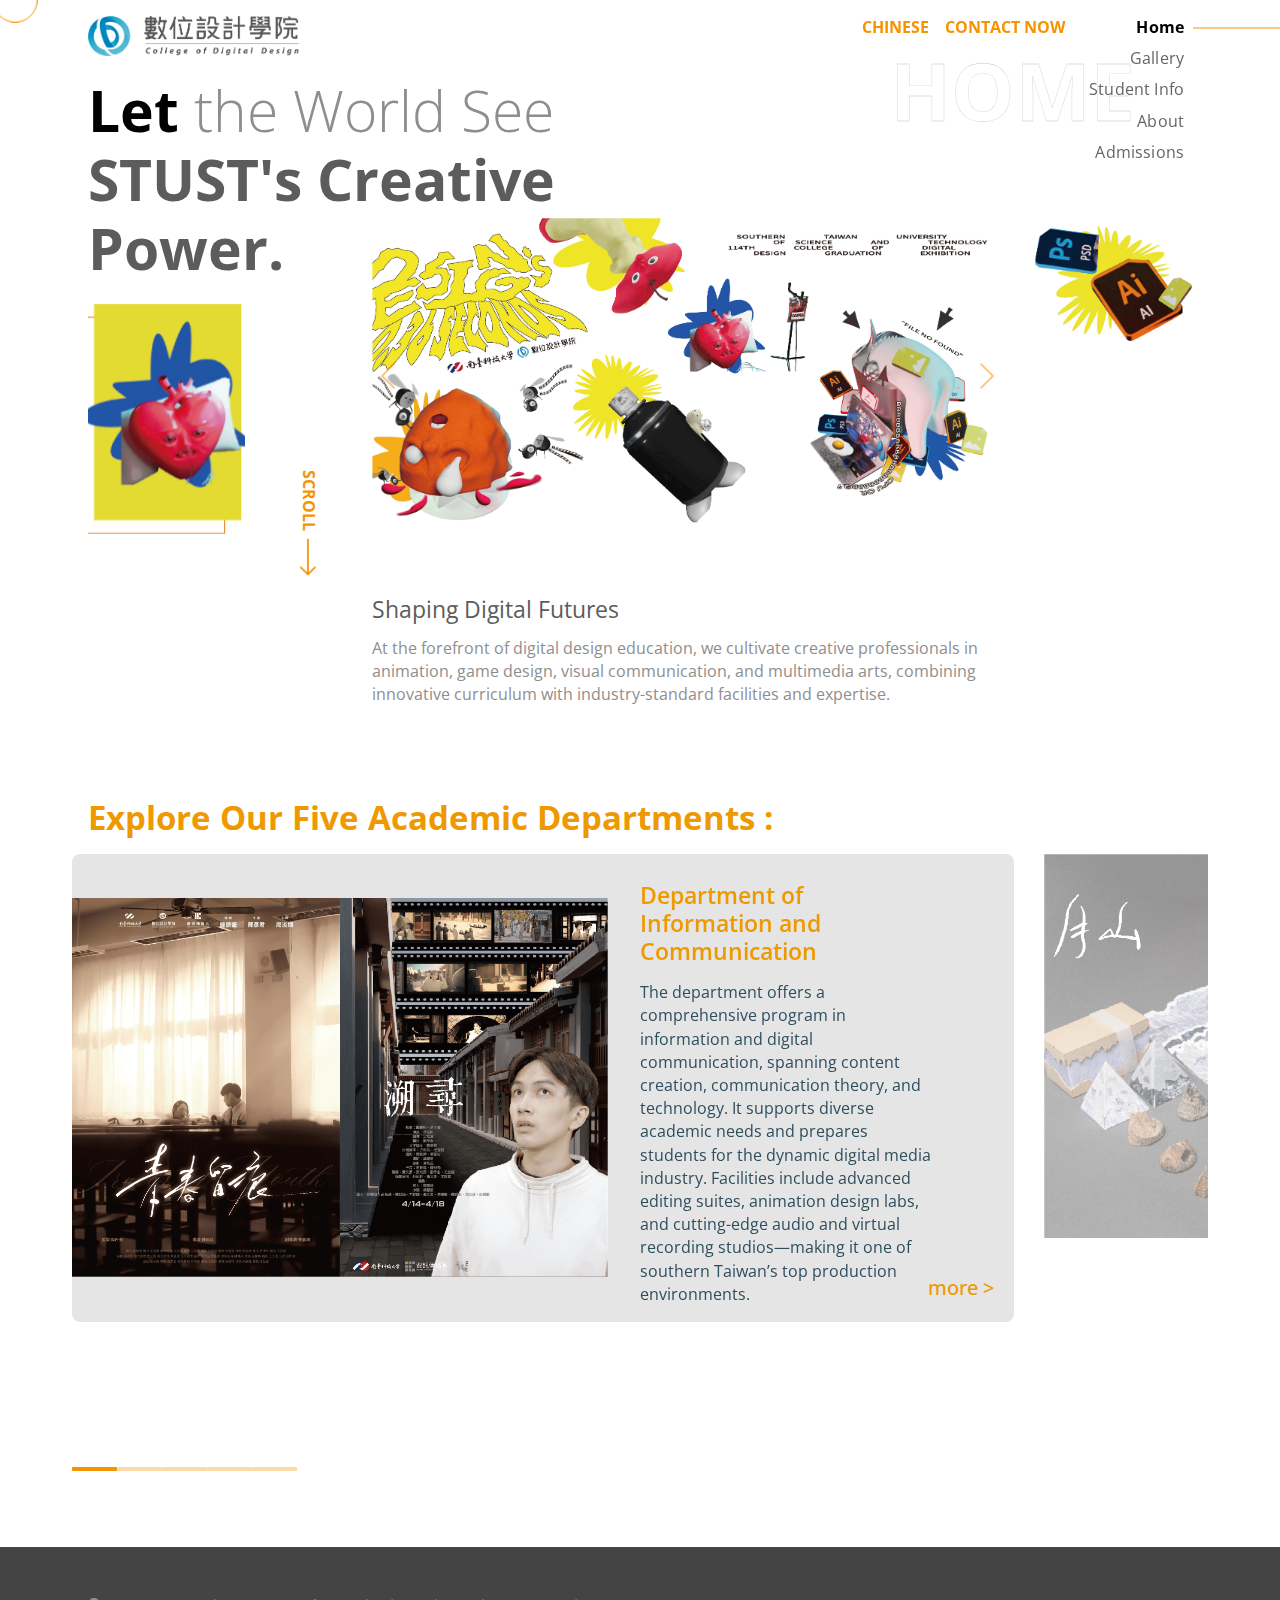
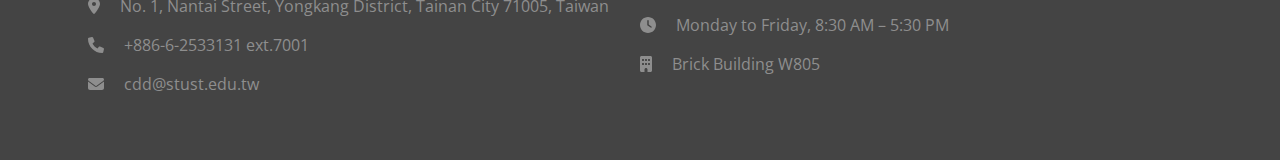
<file: public/index.html>
<!DOCTYPE html>
<html lang="en-US" dir="ltr">

  <head>
    <meta charset="utf-8">
    <meta http-equiv="X-UA-Compatible" content="IE=edge">
    <meta name="viewport" content="width=device-width, initial-scale=1">


    <!-- ===============================================-->
    <!--    Document Title-->
    <!-- ===============================================-->
    <title>STUST | College of Digital Design</title>


    <!-- ===============================================-->
    <!--    Favicons-->
    <!-- ===============================================-->
    <link rel="apple-touch-icon" sizes="180x180" href="assets/img/favicons/180x180.png">
    <link rel="icon" type="image/png" sizes="32x32" href="assets/img/favicons/32x32.png">
    <link rel="icon" type="image/png" sizes="16x16" href="assets/img/favicons/16x16.png">
    <link rel="manifest" href="assets/img/favicons/manifest.json">
    <meta name="msapplication-TileImage" content="assets/img/favicons/mstile-150x150.png">
    <meta name="theme-color" content="#ffffff">


    <!-- ===============================================-->
    <!--    Stylesheets-->
    <!-- ===============================================-->
    <link rel="preconnect" href="https://fonts.gstatic.com">
    <link href="https://fonts.googleapis.com/css2?family=Open+Sans:wght@300;400;500;600;700;800&amp;display=swap" rel="stylesheet">
    <link href="vendors/prism/prism.css" rel="stylesheet">
    <link href="vendors/swiper/swiper-bundle.min.css" rel="stylesheet">
    <link href="assets/css/theme.css" rel="stylesheet" />
    <link href="assets/css/user.css" rel="stylesheet" />

  </head>


  <body>

    <!-- ===============================================-->
    <!--    Main Content-->
    <!-- ===============================================-->
    <main class="main" id="top">
      <div class="cursor-outer d-none d-md-block"></div>
      <nav class="navbar navbar-light py-3 px-0 overflow-hidden">
        <div class="container px-md-5">
          <div class="row w-100 g-0 justify-content-between">
            <div class="col-8">
              <div class="d-inline-block"><a class="navbar-brand pt-0 fs-3 text-black d-flex align-items-center" href="index.html"><img class="img-fluid navbar-logo" src="assets/img/icons/logo.png" alt="導覽列logo" /></a></div>
            </div>
            <div class="col-4 d-lg-none text-end pe-0">
              <button class="btn p-0 shadow-none text-black fs-2 d-inline-block" data-bs-toggle="offcanvas" data-bs-target="#navbarOffcanvas" aria-controls="navbarOffcanvas" aria-expanded="false" aria-label="Toggle offcanvas navigation"><span class="menu-bar"></span></button>
            </div>
            <div class="offcanvas offcanvas-end px-0" id="navbarOffcanvas" aria-labelledby="navbarOffcanvasTitle" aria-hidden="true">
              <div class="offcanvas-header justify-content-end">
                <h5 class="visually-hidden offcanvas-title" id="navbarOffcanvasTitle">Menu</h5>
                <button class="btn p-0 shadow-none text-black fs-2 d-inline text-end" type="button" data-bs-dismiss="offcanvas" aria-label="Close"><span class="menu-close-bar"></span></button>
              </div>
              <div class="offcanvas-body px-0">
                <div class="d-lg-flex flex-center-start gap-3 overflow-hidden">
                  <ul class="navbar-nav ms-auto fs-4 ps-6">
                    <li class="nav-item"><a class="nav-link d-inline-block nav-text-outlined lh-1 text-white fs-5 active" aria-current="page" href="index.html">Home</a></li>
                    <li class="nav-item"><a class="nav-link d-inline-block nav-text-outlined lh-1 text-white fs-5" aria-current="page" href="gallery.html">Gallery</a></li>
                    <li class="nav-item"><a class="nav-link d-inline-block nav-text-outlined lh-1 text-white fs-5" aria-current="page" href="Student Info.html">Student Info</a></li>
                    <li class="nav-item"><a class="nav-link d-inline-block nav-text-outlined lh-1 text-white fs-5" aria-current="page" href="about.html">About</a></li>
                    <li class="nav-item"><a class="nav-link d-inline-block nav-text-outlined lh-1 text-white fs-5" aria-current="page" href="Admissions.html">Admissions</a></li>
                  </ul>
                </div>
              </div>
            </div>
            <div class="col-4">
              <div class="d-none d-lg-flex justify-content-end position-relative z-index-1">
                <div class="position-absolute absolute-centered z-index--1">
                  <h1 class="ms-2 fw-bolder text-outlined text-uppercase text-white pe-none display-1">Home</h1>
                </div>
                <div class="d-flex gap-3 align-items-start"><a class="mb-0 ms-auto text-warning fs-0 fw-bold text-uppercase" href="https://cdd.stust.edu.tw/">Chinese</a>
                <div class="d-flex gap-3 align-items-start"><a class="mb-0 ms-auto text-warning fs-0 fw-bold text-uppercase" href="Admissions.html#contact">Contact Now</a>
                  <ul class="navbar-nav navbar-fotogency ms-auto text-end">
                    <li class="nav-item px-2 position-relative"><a class="nav-link pt-0 active" aria-current="page" href="index.html">Home</a></li>
                    <li class="nav-item px-2 position-relative"><a class="nav-link pt-0" aria-current="page" href="gallery.html">Gallery</a></li>
                    <li class="nav-item px-2 position-relative"><a class="nav-link pt-0" aria-current="page" href="Student Info.html">Student Info</a></li>
                    <li class="nav-item px-2 position-relative"><a class="nav-link pt-0" aria-current="page" href="about.html">About</a></li>
                    <li class="nav-item px-2 position-relative"><a class="nav-link pt-0" aria-current="page" href="Admissions.html">Admissions</a></li>
                  </ul>
                </div>
              </div>
            </div>
          </div>
        </div>
      </nav>


      <!-- ============================================-->
      <!-- <section> begin ============================-->
      <section class="py-4 pt-md-0 pb-8 pb-sm-11 mt-lg-n8">

        <div class="container py-2 px-md-5">
          <div class="row">
            <div class="col-md-9 col-lg-7">
              <h1 class="fs-4 fs-md-6 fs-xl-7 mb-5 mb-lg-0 position-relative z-index-2">Let <span class="fw-thin text-300">the World See </span><span class="text-400">STUST's Creative Power.</span></h1>
            </div>
          </div>
          <div class="row mt-md-n6">

          <!-- 左邊：直式圖片輪播 -->
            <div class="col-2 d-none d-lg-block mt-auto">
              <div id="leftCarousel" class="carousel slide" data-bs-ride="carousel" data-bs-interval="5000">
                <div class="carousel-inner">
                  <div class="carousel-item active">
                    <img class="img-fluid" src="assets/img/home/love.png" alt="Love 1" />
                  </div>
                  <div class="carousel-item">
                    <img class="img-fluid" src="assets/img/home/love2.png" alt="Love 2" />
                  </div>
                  <div class="carousel-item">
                    <img class="img-fluid" src="assets/img/home/love3.png" alt="Love 3" />
                  </div>
                </div>
              </div>
            </div>
            <style>
              #leftCarousel .carousel-item img {
                height: 230px; /* 你可以依照設計調整高度 */
                object-fit: cover;
              }
            </style>

            <!-- 中間：形象輪播 -->
            <div class="col-1 mt-auto d-none d-lg-block"><a class="scroll-indicator text-warning" href="#footer"> <span>SCROLL </span><img src="assets/img/icons/long-arrow.png" alt="" /></a></div>
            <div class="col-lg-7 position-relative">
              <div id="heroCarousel" class="carousel slide carousel-fade" data-bs-ride="carousel" data-bs-interval="5000">
                <div class="carousel-inner">
                  <div class="carousel-item active">
                    <img class="img-fluid w-100" src="assets/img/home/院形象網頁用.png" alt="形象1" />
                  </div>
                  <div class="carousel-item">
                    <img class="img-fluid w-100" src="assets/img/home/首頁照片.png" alt="形象2" />
                  </div>
                  <div class="carousel-item">
                    <img class="img-fluid w-100" src="assets/img/home/首頁照片2.png" alt="形象3" />
                  </div>
                </div>

                <!-- 左箭頭 -->
                <button class="carousel-control-prev" type="button" data-bs-target="#heroCarousel" data-bs-slide="prev">
                  <span class="carousel-control-prev-icon" aria-hidden="true"></span>
                  <span class="visually-hidden">Previous</span>
                </button>

                <!-- 右箭頭 -->
                <button class="carousel-control-next" type="button" data-bs-target="#heroCarousel" data-bs-slide="next">
                  <span class="carousel-control-next-icon" aria-hidden="true"></span>
                  <span class="visually-hidden">Next</span>
                </button>
              </div>
              <div class="position-absolute bottom-n100 col-11 mt-6 d-none d-md-block">
                <p class="fs-2 lh-1 text-400">Shaping Digital Futures </p>
                <p class="text-300"> At the forefront of digital design education, we cultivate creative professionals in animation, game design, visual communication, and multimedia arts, combining innovative curriculum with industry-standard facilities and expertise.</p>
              </div>
              <div class="position-absolute start-0 bottom-0 d-lg-none"><a class="scroll-indicator text-warning" href="#footer"> <span>SCROLL </span><img src="assets/img/icons/long-arrow.png" alt="" /></a></div>
            </div>

              <!-- 右邊：橫式箭頭輪播 -->
            <div class="col-2 d-none d-lg-block mb-auto"> <div id="rightCarousel" class="carousel slide" data-bs-ride="carousel" data-bs-interval="5000">
            <div class="carousel-inner">
              <div class="carousel-item active">
                <img class="img-fluid" src="assets/img/home/ai.png" alt="AI 1" />
              </div>
              <div class="carousel-item">
                <img class="img-fluid" src="assets/img/home/ai2.png" alt="AI 2" />
              </div>
              <div class="carousel-item">
                <img class="img-fluid" src="assets/img/home/ai3.png" alt="AI 3" />
              </div>
            </div>
          </div>
        </div>
        </div>
        </div>
        <!-- end of .container-->

      </section>
      <!-- <section> close ============================-->
      <!-- ============================================-->

  <section class="py-3">

        <div class="container-fluid px-0">
          <div class="container px-md-5">
        <!-- 🔹新增的系所介紹標題區塊 -->
          <div class="row mb-4">
            <div class="col-11 text-left">
            <h2 class="fw-bold" style="color:#e90; margin-bottom: 1rem;">Explore Our Five Academic Departments :</h2>
            </div>

            <div class="row g-0">
              <div class="col-lg-12 pb-6 px-0 mb-lg-0">
                <div class="swiper-container swiper-theme" data-swiper='{"slidesPerView":1,"breakpoints":{"576":{"slidesPerView":1.2}},"spaceBetween":30,"grabCursor":true,"pagination":{"el":".swiper-pagination","clickable":true},"loop":true,"loopedSlides":3,"slideToClickedSlide":true}'>
                  <div class="swiper-wrapper">
                    <div class="swiper-slide">
                       <!-- 共用底層色塊 -->
                      <div class="bg-block position-absolute top-0 start-0 w-100 h-100"></div>

                      <div class="row align-items-center">
                        <div class="col-xl-7">
                          <div class="position-relative">
                            <div class="position-absolute start-0 bottom-0 ms-3">
                              
                            </div><img class="portfolio-img img-fluid" src="assets/img/portfolio/資傳.png" alt="" />
                          </div>
                        </div>
                        <div class="col-xl-4 mt-4">
                          <h4>Department of Information and Communication</h4>
                          <p class="fs-0">The department offers a comprehensive program in information and digital communication, spanning content creation, communication theory, and technology. It supports diverse academic needs and prepares students for the dynamic digital media industry. Facilities include advanced editing suites, animation design labs, and cutting-edge audio and virtual recording studios—making it one of southern Taiwan’s top production environments.</p>
                        </div>
                      </div>
                      <a href="https://ic.stust.edu.tw/en" target="_blank" class="more-btn">more &gt;</a>
                    </div>
                    <div class="swiper-slide">
                       <!-- 共用底層色塊 -->
                        <div class="bg-block position-absolute top-0 start-0 w-100 h-100"></div>

                      <div class="row align-items-center">
                        <div class="col-xl-7">
                          <div class="position-relative">
                            <div class="position-absolute start-0 bottom-0 ms-3">
                              
                            </div><img class="portfolio-img img-fluid" src="assets/img/portfolio/視傳2.png" alt="" />
                          </div>
                        </div>
                        <div class="col-xl-4 mt-4">
                          <h4>Department of Visual Communication Design</h4>
                          <p class="fs-0">We offer BFA and MA degrees in Visual Communication Design, which include Graphic Design, Interaction Design, Animation Design, and Industrial Design. At the graduate school, we encourage practical-oriented research so that students can integrate seamlessly with and make valuable practical contributions to industry in the future.</p>
                        </div>
                      </div>
                      <a href="https://vc.stust.edu.tw/en" target="_blank" class="more-btn">more &gt;</a>
                    </div>
                    <div class="swiper-slide">
                       <!-- 共用底層色塊 -->
                        <div class="bg-block position-absolute top-0 start-0 w-100 h-100"></div>

                      <div class="row align-items-center">
                        <div class="col-xl-7">
                          <div class="position-relative">
                            <div class="position-absolute start-0 bottom-0 ms-3">
                              
                            </div><img class="portfolio-img img-fluid" src="assets/img/portfolio/多樂.png" alt="" />
                          </div>
                        </div>
                        <div class="col-xl-4 mt-4">
                          <h4>Department of Multimedia and Entertainment Science</h4>
                          <p class="fs-0">The Department of Multimedia and Entertainment Science is a top-tier training institute for game and animation professionals in East Asia, offering comprehensive four-year and graduate programs. Over the past 20 years, our outstanding graduates have found positions in many renowned digital media companies. "South Taiwan Doluo Department" is highly regarded as a strong industry support. Our expertise includes game design, storytelling, art design, programming, AI creation, 2D animation, 3D animation, digital music, and visual effects, enabling students to grow in a dynamic learning atmosphere influenced by ACG subcultures.</p>
                        </div>
                      </div>
                      <a href="https://mes.stust.edu.tw/en" target="_blank" class="more-btn">more &gt;</a>
                    </div>
                    <div class="swiper-slide">
                       <!-- 共用底層色塊 -->
                        <div class="bg-block position-absolute top-0 start-0 w-100 h-100"></div>

                      <div class="row align-items-center">
                        <div class="col-xl-7">
                          <div class="position-relative">
                            <div class="position-absolute start-0 bottom-0 ms-3">
                              
                            </div><img class="portfolio-img img-fluid" src="assets/img/portfolio/產設.png" alt="" />
                          </div>
                        </div>
                        <div class="col-xl-4 mt-4">
                          <h4>Department of Creative Product Design</h4>
                          <p class="fs-0">Our university, recognized by Taiwan’s Ministry of Education as a model technological institution, offers strong support and a clear academic vision. Led by expert faculty in product design, our department excels in teaching, research, and industry collaboration. With advanced facilities for hands-on learning, we foster top-performing students and rank among Taiwan’s best. Our program has earned major international honors—including iF, Red Dot, Good Design (Japan), DNA Paris, IDA, IBDA (Busan), and Golden Pin—highlighting our innovation and design excellence.</p>
                        </div>
                      </div>
                      <a href="https://cpd.stust.edu.tw/en" target="_blank" class="more-btn">more &gt;</a>
                    </div>
                    <div class="swiper-slide">
                       <!-- 共用底層色塊 -->
                        <div class="bg-block position-absolute top-0 start-0 w-100 h-100"></div>

                      <div class="row align-items-center">
                        <div class="col-xl-7">
                          <div class="position-relative">
                            <div class="position-absolute start-0 bottom-0 ms-3">
                              
                            </div><img class="portfolio-img img-fluid" src="assets/img/portfolio/流音.png" alt="" />
                          </div>
                        </div>
                        <div class="col-xl-4 mt-4">
                          <h4>Department of Popular Music Industry</h4>
                          <p class="fs-0">The Popular Music Industry Department at STUST is Taiwan’s pioneer in training pop music professionals with creative talent and global vision. The program focuses on music creation and performance, event planning and management, recording and post-production, and stage lighting and sound engineering. Students can specialize in either Music Creation and Performance or Audio and Stage Production, supported by performing arts courses to prepare for success in the pop music industry.</p>
                        </div>
                      </div>
                      <a href="https://pmi.stust.edu.tw/en" target="_blank" class="more-btn">more &gt;</a>
                    </div>
                  </div>
                </div>
                <div class="swiper-theme swiper-pagination d-flex mt-4"></div>
              </div>
            </div>
          </div>
        </div>
        <!-- end of .container-->

      </section>
      <style>
      @media (max-width: 768px) {
        .swiper-slide {
          padding: 15px;         /* 卡片四周留白 */
        }
        .swiper-slide .row {
          margin: 0;             /* 移除 row 的負邊距 */
        }
        .swiper-slide .col-12,
        .swiper-slide .col-xl-7,
        .swiper-slide .col-xl-4,
        .swiper-slide .col-xl-5 {
          padding: 10px;         /* 讓文字和圖片不要緊貼邊緣 */
        }
        .swiper-slide p {
          padding: 0 5px;        /* 文字段落再縮一點 */
        }
      }
      </style>
      
      <!-- <section> close ============================-->
      <!-- ============================================-->


    </main>
    
    <!-- ===============================================-->
    <!--    End of Main Content-->
    <!-- ===============================================-->


<footer class="bg-footer-black" id="footer">
      <div class="container py-5 px-md-5">
        <div class="row g-0">
        <!-- 左欄：地址、電話、Email -->
        <div class="col-md-6 mb-5 mb-md-0">
          <div class="col-12 text-300 mb-3">
            <i class="fas fa-map-marker-alt"></i>
            <a class="nav-link text-300 d-inline" href="https://www.google.com/maps/place/71005%E5%8F%B0%E5%8D%97%E5%B8%82%E6%B0%B8%E5%BA%B7%E5%8D%80%E5%8D%97%E5%8F%B0%E8%A1%971%E8%99%9F/@23.0231877,120.2217774,17z/data=!3m1!4b1!4m6!3m5!1s0x346e771f2995cba5:0xb7b8e76c29fa985a!8m2!3d23.0221764!4d120.2261607!16s%2Fg%2F11bw3gcjdm?entry=ttu&g_ep=EgoyMDI1MDgxMy4wIKXMDSoASAFQAw%3D%3D">
              No. 1, Nantai Street, Yongkang District, Tainan City 71005, Taiwan
            </a>
          </div>
          <div class="col-12 text-300 mb-3">
            <i class="fas fa-phone"></i>
            <a class="nav-link text-300 d-inline" href="tel:+88662533131">+886-6-2533131 ext.7001</a>
          </div>
          <div class="col-12 text-300 mb-3">
            <i class="fas fa-envelope"></i>
            <a class="nav-link text-300 d-inline" href="mailto:cdd@stust.edu.tw">cdd@stust.edu.tw</a>
          </div>
        </div>

      <!-- 右欄：營業時間與地點 -->
      <div class="col-md-6 d-flex flex-column justify-content-center">
        <div class="text-300 mb-3">
          <i class="fas fa-clock"></i>
          <a class="nav-link text-300 d-inline" href="">Monday to Friday, 8:30 AM – 5:30 PM</a>
        </div>
        <div class="text-300 mb-3">
          <i class="fas fa-building"></i>
          <a class="nav-link text-300 d-inline" href="">Brick Building W805</a>
        </div>
      </div> 
      </div>
      </div>
    </footer>

    




    <!-- ===============================================-->
    <!--    JavaScripts-->
    <!-- ===============================================-->
    <script src="vendors/popper/popper.min.js"></script>
    <script src="vendors/bootstrap/bootstrap.min.js"></script>
    <script src="vendors/anchorjs/anchor.min.js"></script>
    <script src="vendors/is/is.min.js"></script>
    <script src="vendors/fontawesome/all.min.js"></script>
    <script src="vendors/lodash/lodash.min.js"></script>
    <script src="https://polyfill.io/v3/polyfill.min.js?features=window.scroll"></script>
    <script src="vendors/prism/prism.js"></script>
    <script src="vendors/swiper/swiper-bundle.min.js"></script>
    <script src="assets/js/theme.js"></script>

  </body>

</html>
</file>
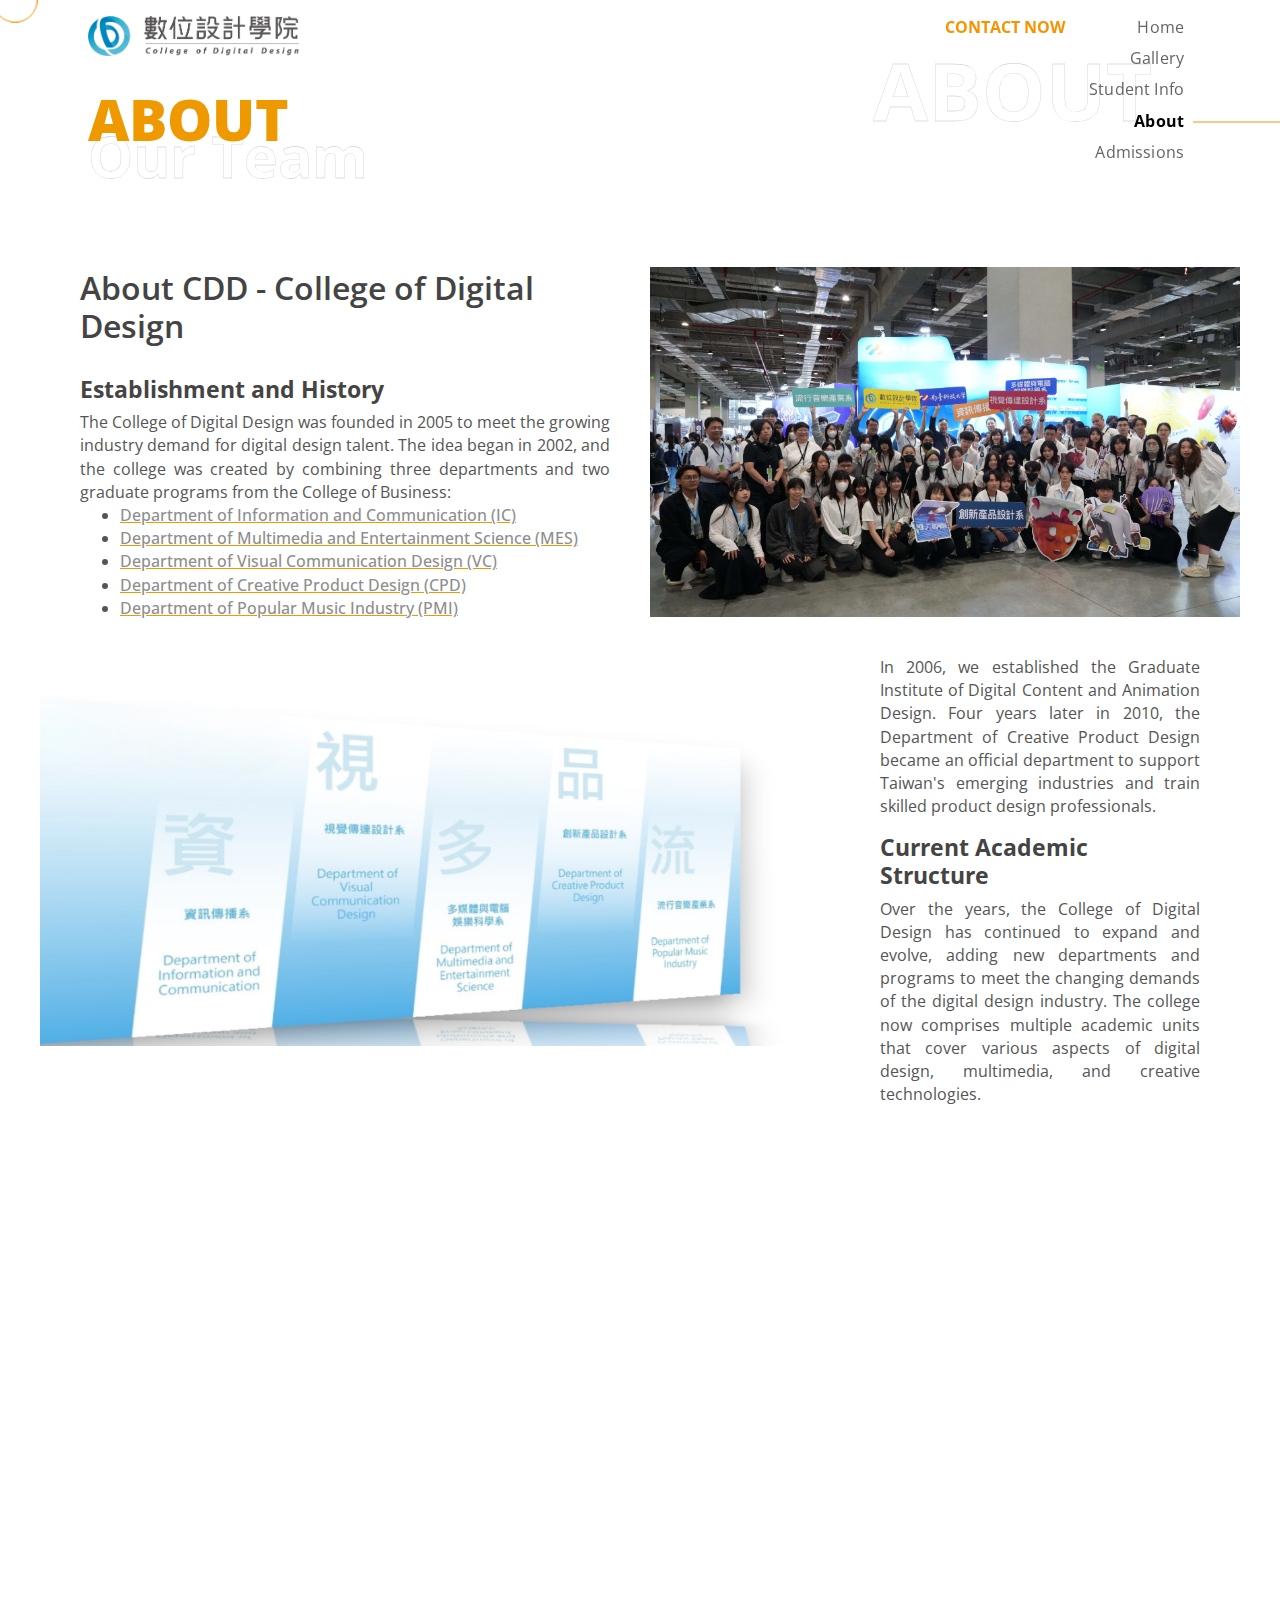
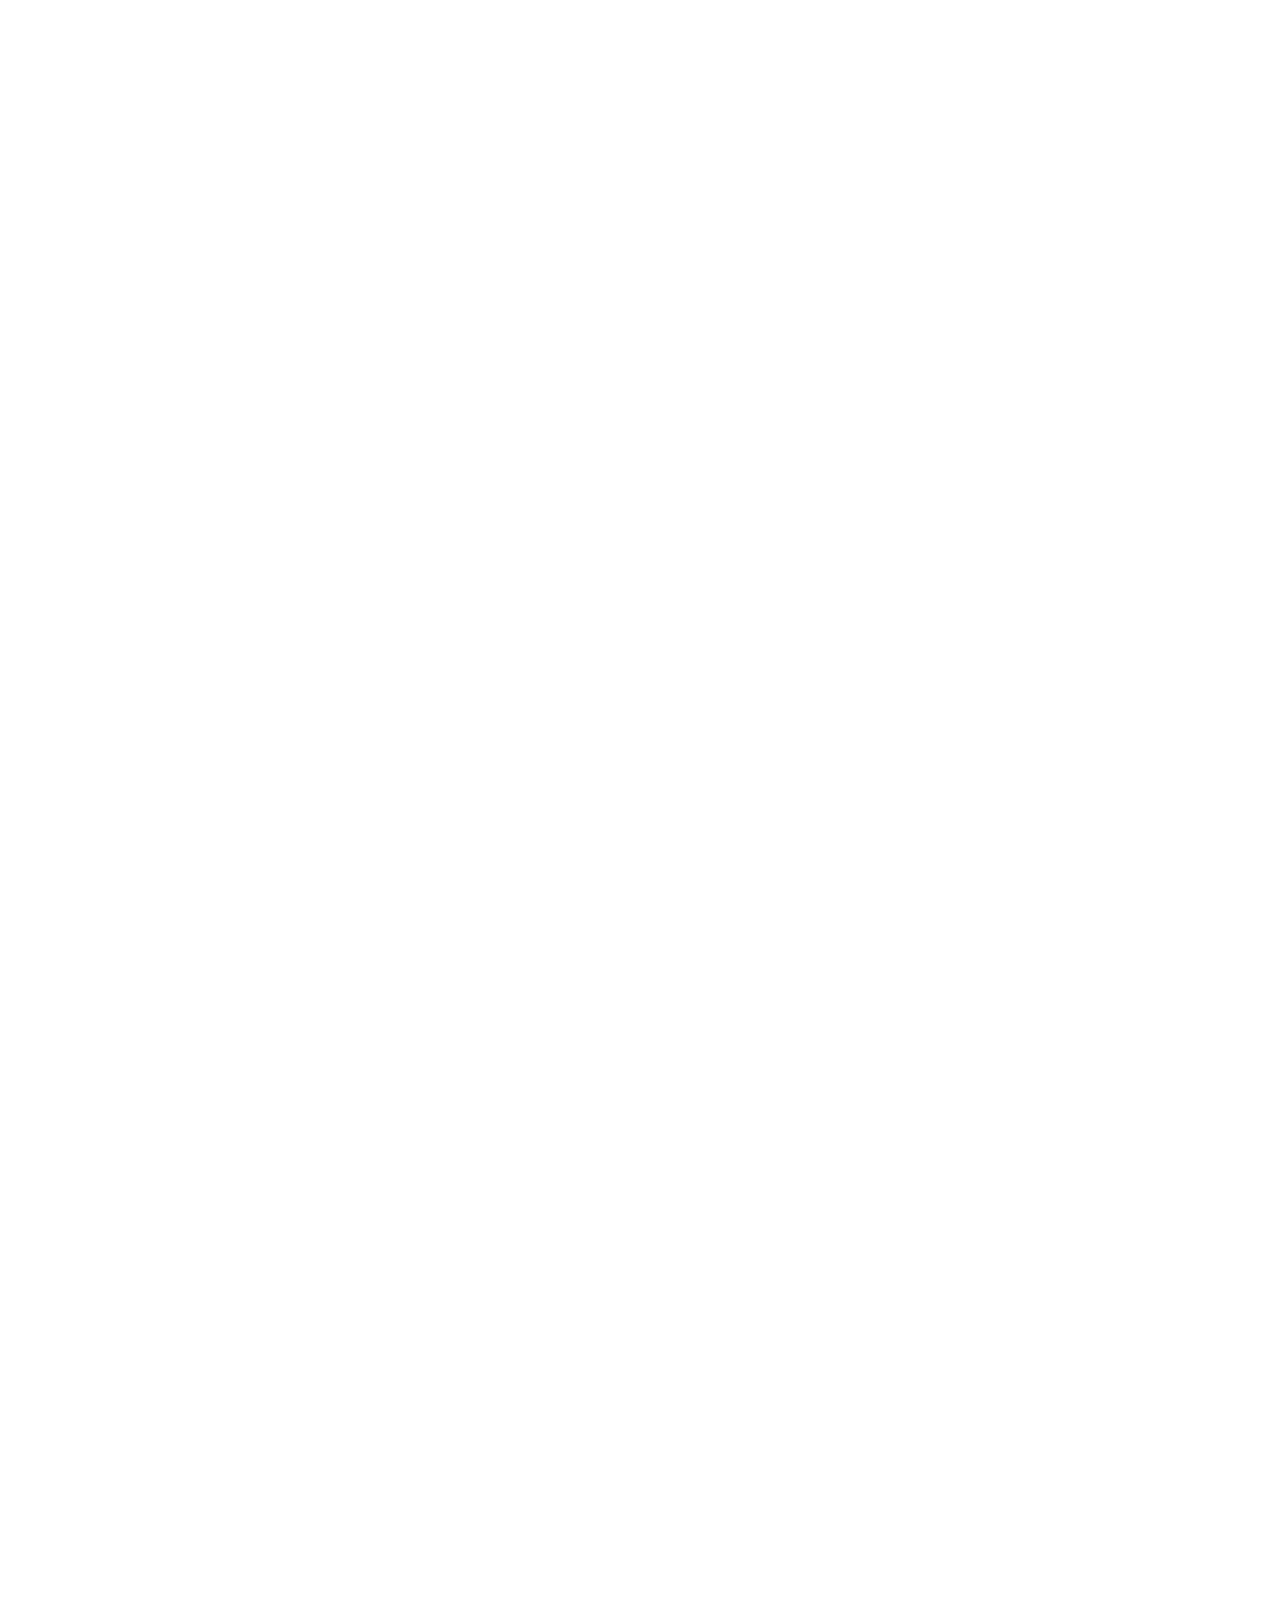
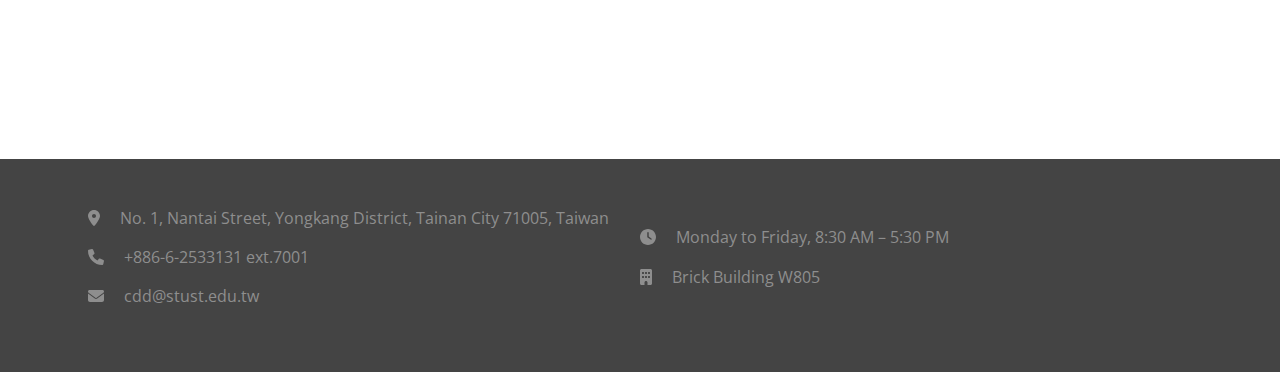
<file: public/about.html>
<!DOCTYPE html>
<html lang="en-US" dir="ltr">

  <head>
    <meta charset="utf-8">
    <meta http-equiv="X-UA-Compatible" content="IE=edge">
    <meta name="viewport" content="width=device-width, initial-scale=1">


    <!-- ===============================================-->
    <!--    Document Title-->
    <!-- ===============================================-->
    <title>STUST | College of Digital Design</title>


    <!-- ===============================================-->
    <!--    Favicons-->
    <!-- ===============================================-->
    <link rel="apple-touch-icon" sizes="180x180" href="assets/img/favicons/180x180.png">
    <link rel="icon" type="image/png" sizes="32x32" href="assets/img/favicons/32x32.png">
    <link rel="icon" type="image/png" sizes="16x16" href="assets/img/favicons/16x16.png">
    <link rel="manifest" href="assets/img/favicons/manifest.json">
    <meta name="msapplication-TileImage" content="assets/img/favicons/mstile-150x150.png">
    <meta name="theme-color" content="#ffffff">


    <!-- ===============================================-->
    <!--    Stylesheets-->
    <!-- ===============================================-->
    <link rel="preconnect" href="https://fonts.gstatic.com">
    <link href="https://fonts.googleapis.com/css2?family=Open+Sans:wght@300;400;500;600;700;800&amp;display=swap" rel="stylesheet">
    <link href="vendors/prism/prism.css" rel="stylesheet">
    <link href="vendors/swiper/swiper-bundle.min.css" rel="stylesheet">
    <link href="assets/css/theme.css" rel="stylesheet" />
    <link href="assets/css/user.css" rel="stylesheet" />

  </head>


  <body>

    <!-- ===============================================-->
    <!--    Main Content-->
    <!-- ===============================================-->
    <main class="main" id="top">
      <div class="cursor-outer d-none d-md-block"></div>
      <nav class="navbar navbar-light py-3 px-0 overflow-hidden">
        <div class="container px-md-5">
          <div class="row w-100 g-0 justify-content-between">
            <div class="col-8">
              <div class="d-inline-block"><a class="navbar-brand pt-0 fs-3 text-black d-flex align-items-center" href="index.html"><img class="img-fluid navbar-logo" src="assets/img/icons/logo.png" alt="導覽列logo" /></a></div>
              <div class="mt-4 d-none d-lg-block">
                <h1 class="text-uppercase fs-lg-7 fs-5 fw-bolder lh-1 position-relative z-index-0" style="color: #ee9900;">About</h1>
                <h1 class="d-none d-md-block fw-bolder text-outlined fs-7 text-white lh-1 mt-n4 position-relative z-index--1">Our Team</h1>
              </div>
            </div>
            <div class="col-4 d-lg-none text-end pe-0">
              <button class="btn p-0 shadow-none text-black fs-2 d-inline-block" data-bs-toggle="offcanvas" data-bs-target="#navbarOffcanvas" aria-controls="navbarOffcanvas" aria-expanded="false" aria-label="Toggle offcanvas navigation"><span class="menu-bar"></span></button>
            </div>
            <div class="offcanvas offcanvas-end px-0" id="navbarOffcanvas" aria-labelledby="navbarOffcanvasTitle" aria-hidden="true">
              <div class="offcanvas-header justify-content-end">
                <h5 class="visually-hidden offcanvas-title" id="navbarOffcanvasTitle">Menu</h5>
                <button class="btn p-0 shadow-none text-black fs-2 d-inline text-end" type="button" data-bs-dismiss="offcanvas" aria-label="Close"><span class="menu-close-bar"></span></button>
              </div>
              <div class="offcanvas-body px-0">
                <div class="d-lg-flex flex-center-start gap-3 overflow-hidden">
                  <ul class="navbar-nav ms-auto fs-4 ps-6">
                    <li class="nav-item"><a class="nav-link d-inline-block nav-text-outlined lh-1 text-white fs-5" aria-current="page" href="index.html">Home</a></li>
                    <li class="nav-item"><a class="nav-link d-inline-block nav-text-outlined lh-1 text-white fs-5" aria-current="page" href="gallery.html">Gallery</a></li>
                    <li class="nav-item"><a class="nav-link d-inline-block nav-text-outlined lh-1 text-white fs-5" aria-current="page" href="Student Info.html">Student Info</a></li>
                    <li class="nav-item"><a class="nav-link d-inline-block nav-text-outlined lh-1 text-white fs-5 active" aria-current="page" href="about.html">About</a></li>
                    <li class="nav-item"><a class="nav-link d-inline-block nav-text-outlined lh-1 text-white fs-5" aria-current="page" href="Admissions.html">Admissions</a></li>
                  </ul>
                </div>
              </div>
            </div>
            <div class="col-4">
              <div class="d-none d-lg-flex justify-content-end position-relative z-index-1">
                <div class="position-absolute absolute-centered z-index--1">
                  <h1 class="ms-2 fw-bolder text-outlined text-uppercase text-white pe-none display-1">About</h1>
                </div>
                <div class="d-flex gap-3 align-items-start"><a class="mb-0 ms-auto text-warning fs-0 fw-bold text-uppercase" href="Admissions.html#contact">Contact Now</a>
                  <ul class="navbar-nav navbar-fotogency ms-auto text-end">
                    <li class="nav-item px-2 position-relative"><a class="nav-link pt-0" aria-current="page" href="index.html">Home</a></li>
                    <li class="nav-item px-2 position-relative"><a class="nav-link pt-0" aria-current="page" href="gallery.html">Gallery</a></li>
                    <li class="nav-item px-2 position-relative"><a class="nav-link pt-0" aria-current="page" href="Student Info.html">Student Info</a></li>
                    <li class="nav-item px-2 position-relative"><a class="nav-link pt-0 active" aria-current="page" href="about.html">About</a></li>
                    <li class="nav-item px-2 position-relative"><a class="nav-link pt-0" aria-current="page" href="Admissions.html">Admissions</a></li>
                  </ul>
                </div>
              </div>
            </div>
          </div>
          <div class="row g-0 mt-4 d-lg-none">
            <h1 class="text-uppercase ps-0 fs-lg-7 fs-5 fw-bolder lh-1 position-relative z-index-0" style="color: #ee9900;">About</h1>
            <h1 class="fw-bolder text-outlined ps-0 fs-lg-7 fs-sm-6 fs-5 text-white lh-1 mt-sm-n4 mt-n3 position-relative z-index--1">Our Team</h1>
          </div>
        </div>
      </nav>


      <!-- ============================================-->
      <!-- <section> begin ============================-->
<section class="overview-section animate-on-scroll">
  <!-- 區塊 1：左文右圖 -->
  <div class="zigzag-block">
    <div class="text">
      <div class="textone">
      <h2 class="title">About CDD - College of Digital Design</h2>
      <h4>Establishment and History</h4>
      <p class="description">
        The College of Digital Design was founded in 2005 to meet the growing industry 
        demand for digital design talent. The idea began in 2002, and the college was 
        created by combining three departments and two graduate programs from the College of Business:
      </p>
      <ul class="custom-list">
        <li><a href="https://ic.stust.edu.tw/en" target="_blank">Department of Information and Communication (IC)</a></li>
        <li><a href="https://mes.stust.edu.tw/en" target="_blank">Department of Multimedia and Entertainment Science (MES)</a></li>
        <li><a href="https://vc.stust.edu.tw/en" target="_blank">Department of Visual Communication Design (VC)</a></li>
        <li><a href="https://cpd.stust.edu.tw/en" target="_blank">Department of Creative Product Design (CPD)</a></li>
        <li><a href="https://pmi.stust.edu.tw/en" target="_blank">Department of Popular Music Industry (PMI)</a></li>
      </ul>
      </div>
    </div>
    <div class="image">
      <img src="assets/img/team/未來出路.jpg" alt="College History">
    </div>
  </div>

  <!-- 區塊 2：左圖右文 -->
  <div class="zigzag-block reverse">
    <div class="image">
      <img src="assets/img/team/網頁橫幅.jpg" alt="Student Achievements">
    </div>
    <div class="text">
      <div class="textone">
    <p class="description">
        In 2006, we established the Graduate Institute of Digital Content and Animation Design. 
        Four years later in 2010, the Department of Creative Product Design became an official 
        department to support Taiwan's emerging industries and train skilled product design professionals.
      </p>
      <p></p>

      <h4>Current Academic Structure</h4>
      <p class="description">
        Over the years, the College of Digital Design has continued to expand and evolve, 
        adding new departments and programs to meet the changing demands of the digital design industry. 
        The college now comprises multiple academic units that cover various aspects of digital design, 
        multimedia, and creative technologies.
      </p>
    </div>
    </div>
  </div>

  <!-- 區塊 3 : 一張圖 -->
  <div class="num animate-on-scroll" data-delay="1000">
  <div class="main-card">
      <a href="https://www.facebook.com/photo.php?fbid=1099814988845763&id=100064518169786&set=a.543525251141409" target="_blank"><img src="assets/img/team/2025放視大賞.jpg" alt="2025 Award"></a>
      <div class="overlay-text">
        <h2>Excellence in Competition - Vision Get Wild Award</h2>
        <p>The College of Digital Design has achieved remarkable success in Taiwan's most prestigious digital content competition - the Vision Get Wild Award (放視大賞). Southern Taiwan University of Science and Technology has repeatedly won the "Best School of the Year" award at Vision Get Wild, demonstrating the exceptional quality of education and student achievements in digital design fields.</p>
      </div>
    </div>
  </div>

  <!-- 區塊 4:四張圖 -->
    <div class="grid-container animate-on-scroll" data-delay="200">
    <!-- 主圖：整體成就 -->
    <div class="main-card">
      <img src="assets/img/team/首頁產設內部.jpg" alt="Vision Get Wild Award">
      <div class="overlay-text">
        <h2>Educational Excellence and Recognition</h2>
        <p>The College of Digital Design departments have received IEET (Institute of Engineering Education Taiwan) accreditation for engineering and technology education, ensuring that educational quality meets international standards.</p>
      </div>
    </div>

    <!-- 小圖1：2023獲獎 -->
    <div class="small-card">
      <a href="https://www.facebook.com/visiongetwild/posts/-%E6%94%BE%E8%A6%96%E5%A4%A7%E8%B3%9E%E5%BE%97%E7%8D%8E%E5%90%8D%E5%96%AE-%E5%B9%B4%E5%BA%A6%E6%9C%80%E4%BD%B3%E5%AD%B8%E6%A0%A1%E7%8D%8Ethe-best-universitydefinition-%E5%90%84%E9%A1%9E%E5%85%A5%E5%9C%8D%E5%8F%8A%E5%BE%97%E7%8D%8E%E6%9C%80%E9%AB%98%E7%A9%8D%E5%88%86%E7%9A%84%E5%AD%B8%E6%A0%A1%E5%8F%AF%E7%8D%B2%E5%BE%97%E5%B9%B4%E5%BA%A6%E6%9C%80%E4%BD%B3%E5%AD%B8%E6%A0%A1%E7%8D%8E%E6%AE%8A%E6%A6%AE%E5%BE%97%E7%8D%8E%E7%9A%84%E6%98%AF%E5%8D%97%E8%87%BA%E7%A7%91/619226010237999/" target="_blank"><img src="assets/img/team/2023放視大賞.jpg" alt="2023 Award"></a>
      <div class="overlay-gradient">
        <p>2023: Southern Taiwan University of Science and Technology once again won the "Best School of the Year" award</p>
      </div>
    </div>

    <!-- 小圖2：多年表現 -->
    <div class="small-card">
      <img src="assets/img/team/國際獎.jpg" alt="Top Performer">
      <div class="overlay-gradient">
        <p>Multiple years of consistent recognition as top performer in national digital design competitions</p>
      </div>
    </div>

    <!-- 小圖3：學生得獎 -->
    <div class="small-card">
      <img src="assets/img/team/獎牌.jpg" alt="Student Awards">
      <div class="overlay-gradient">
        <p>Students regularly receive gold, silver, and bronze awards across various categories including game design, animation, and multimedia</p>
      </div>
    </div>
  </div>

<!-- 區塊 5：使命與願景 -->
<section class="symmetric-mission-section animate-on-scroll" data-delay="200">
  <h2 class="section-title">Our Mission & Vision</h2>
  <div class="mission-row">
    <div class="mission-box left">
      <span class="number">01</span>
      <div class="text-t">
        <h3>Innovation and Creativity</h3>
        <p>Fostering innovative thinking in digital design.</p>
      </div>
    </div>
    <div class="mission-box right">
      <span class="number">02</span>
      <div class="text-t">
        <h3>Industry Integration</h3>
        <p>Working closely with professionals and enterprises.</p>
      </div>
    </div>
  </div>
  <div class="mission-row">
    <div class="mission-box left">
      <span class="number">03</span>
      <div class="text-t">
        <h3>Technical Excellence</h3>
        <p>Combining theoretical knowledge with hands-on practice.</p>
      </div>
    </div>
    <div class="mission-box right">
      <span class="number">04</span>
      <div class="text-t">
        <h3>International Perspective</h3>
        <p>Equipping students to compete on an international level.</p>
      </div>
    </div>
  </div>

  <div class="future-development">
    <h2>Future Development</h2>
    <p>As we continue to advance in the digital age, the College of 
      Digital Design remains at the forefront of technological innovation 
      and creative education, preparing the next generation of digital 
      design professionals to lead Taiwan's creative industries into the future.</p>
  </div>
  </section>
</section>



  <script>
    const observer = new IntersectionObserver((entries) => {
      entries.forEach(entry => {
        if (entry.isIntersecting) {
          entry.target.classList.add('visible');
          observer.unobserve(entry.target); // 顯示一次就停止觀察
        }
      });
    }, {
      threshold: 0.1
    });

    document.querySelectorAll('.animate-on-scroll').forEach(el => {
      observer.observe(el);
    });
  </script>



<!-- 區塊 5：院長 -->
     <section class="py-2 mt-8 animate-on-scroll">

        <div class="container px-md-5">
          <div class="row justify-content-center">
            <div class="col-10">
              <div class="row justify-content-center">
                <div class="col-lg-4 col-md-6 d-flex justify-content-center animate-on-scroll">
                  <div class="card border-0 mb-3" data-bs-toggle="modal" data-bs-target="#deanModal"><img class="card-img-top" src="assets/img/team/院長.png" alt="" />
                    <div class="row g-0 card-body px-0 pt-2">
                      <div class="col-12 col-xl-8 text-center text-xl-start">
                        <a href="https://ic.stust.edu.tw/tc/node/bing" target="_blank"><h4>Bing-Chang Chen</h4></a>
                        <p class="role-title mb-2">Professor & Dean of College of Digital Design</p>
                      </div>
                    </div>
                  </div>
                </div>
                <div class="col-lg-4 col-md-6 d-flex justify-content-center animate-on-scroll">
                  <div class="card border-0 mb-3" data-bs-toggle="modal" data-bs-target="#associateModal"><img class="card-img-top" src="assets/img/team/副院長.png" alt="" />
                    <div class="row g-0 card-body px-0 pt-2">
                      <div class="col-12 col-xl-8 text-center text-xl-start">
                        <a href="https://mes.stust.edu.tw/tc/node/YMH" target="_blank"><h4>Huang Yong-Ming</h4></a>
                        <p class="role-title mb-2">Distinguished Professor & Associate Dean of College of Digital Design</p>
                      </div>
                    </div>
                  </div>
                </div>
              </div>
            </div>
          </div>
        </div>
</section>
<!-- 院長 Modal -->
<div class="modal fade" id="deanModal" tabindex="-1" aria-labelledby="deanModalLabel" aria-hidden="true">
  <div class="modal-dialog modal-dialog-centered modal-xl">
    <div class="modal-content">
      <div class="modal-header custom-header text-white">
        <h5 class="modal-title" id="deanModalLabel">Bing-Chang Chen</h5>
        <button type="button" class="btn-close btn-close-white" data-bs-dismiss="modal" aria-label="Close"></button>
      </div>
      <div class="modal-body">
        <p><strong>Phone :</strong> +886-6-2533131 #7000</p>
        <p><strong>Office :</strong> W805 / T1142-1</p>
        <p><strong>Email :</strong> <a href="mailto:bcchen@stust.edu.tw">bcchen@stust.edu.tw</a></p>

        <p class="text-warning mb-2"><strong>Education</strong></p>
        <p>Ph.D.  Department of Computer Science and Information Engineering, National Cheng Kung University</p>

        <p class="text-warning mb-2"><strong>Area of Specialty</strong></p>
        <p>Network Security, Image Processing, Web Programming, Database, Multimedia Production</p>

        <p class="text-warning mb-2"><strong>Main Courses Taught</strong></p>
        <p>Dynamic Web Programming, Database Programming, Multimedia Integration Practice</p>

        <p class="text-warning mb-2"><strong>Work Experience</strong></p>
        <p>
        Assistant Professor, Department of Information and Communication, Southern Taiwan University of Science and Technology
        Associate Professor, Department of Information and Communication, Southern Taiwan University of Science and Technology
        </p>

        <p class="text-warning mb-2"><strong>Academic Service</strong></p>
        <p>
        President, 7th Executive Board of Information Communication Association of Taiwan(2020.06–2022.06)
        Board Member, 6th Executive Board of Information Communication Association of Taiwan (2018.06–2020.06)
        </p>
      </div>
    </div>
  </div>
</div>

<!-- 副院長 Modal -->
<div class="modal fade" id="associateModal" tabindex="-1" aria-labelledby="associateModalLabel" aria-hidden="true">
  <div class="modal-dialog modal-dialog-centered">
    <div class="modal-content">
      <div class="modal-header custom-header text-white">
        <h5 class="modal-title" id="associateModalLabel">Huang Yong-Ming</h5>
        <button type="button" class="btn-close btn-close-white" data-bs-dismiss="modal" aria-label="Close"></button>
      </div>
      <div class="modal-body">
        <p><strong>Phone :</strong> 886-6-2533131#8301</p>
        <p><strong>Office :</strong> W805/ T1101</p>
        <p><strong>Email :</strong> <a href="mailto:bcchen@stust.edu.tw">ymhuang@stust.edu.tw</a></p>

        <p class="text-warning mb-2"><strong>Education</strong></p>
        <p>Ph.D., National Cheng Kung University</p>

        <p class="text-warning mb-2"><strong>Area of Specialty</strong></p>
        <p>Path Analysis</p>
      </div>
    </div>
  </div>
</div>

<!-- Bootstrap JS -->
<script src="https://cdn.jsdelivr.net/npm/bootstrap@5.3.0/dist/js/bootstrap.bundle.min.js"></script>
<script>
const observer1 = new IntersectionObserver((entries) => {
  entries.forEach(entry => {
    if (entry.isIntersecting) {
      entry.target.classList.add('visible');
      observer1.unobserve(entry.target); // ✅ 修正這裡
    }
  });
}, {
  threshold: 0.1
});

document.querySelectorAll('.animate-on-scroll').forEach(el => {
  observer1.observe(el); // ✅ 修正這裡
});

if (entry.isIntersecting) {
  const delay = entry.target.dataset.delay;
  if (delay) {
    entry.target.style.transitionDelay = `${delay}ms`;
  }
  entry.target.classList.add('visible');
  observer.unobserve(entry.target);
}
</script>


  
</section>
      <!-- <section> close ============================-->
      <!-- ============================================-->


</main>
    <!-- ===============================================-->
    <!--    End of Main Content-->
    <!-- ===============================================-->


   <footer class="bg-footer-black" id="footer">
      <div class="container py-5 px-md-5">
        <div class="row g-0">
        <!-- 左欄：地址、電話、Email -->
        <div class="col-md-6 mb-5 mb-md-0">
          <div class="col-12 text-300 mb-3">
            <i class="fas fa-map-marker-alt"></i>
            <a class="nav-link text-300 d-inline" href="https://www.google.com/maps/place/71005%E5%8F%B0%E5%8D%97%E5%B8%82%E6%B0%B8%E5%BA%B7%E5%8D%80%E5%8D%97%E5%8F%B0%E8%A1%971%E8%99%9F/@23.0231877,120.2217774,17z/data=!3m1!4b1!4m6!3m5!1s0x346e771f2995cba5:0xb7b8e76c29fa985a!8m2!3d23.0221764!4d120.2261607!16s%2Fg%2F11bw3gcjdm?entry=ttu&g_ep=EgoyMDI1MDgxMy4wIKXMDSoASAFQAw%3D%3D">
              No. 1, Nantai Street, Yongkang District, Tainan City 71005, Taiwan
            </a>
          </div>
          <div class="col-12 text-300 mb-3">
            <i class="fas fa-phone"></i>
            <a class="nav-link text-300 d-inline" href="tel:+88662533131">+886-6-2533131 ext.7001</a>
          </div>
          <div class="col-12 text-300 mb-3">
            <i class="fas fa-envelope"></i>
            <a class="nav-link text-300 d-inline" href="mailto:cdd@stust.edu.tw">cdd@stust.edu.tw</a>
          </div>
        </div>

      <!-- 右欄：營業時間與地點 -->
      <div class="col-md-6 d-flex flex-column justify-content-center">
        <div class="text-300 mb-3">
          <i class="fas fa-clock"></i>
          <a class="nav-link text-300 d-inline" href="">Monday to Friday, 8:30 AM – 5:30 PM</a>
        </div>
        <div class="text-300 mb-3">
          <i class="fas fa-building"></i>
          <a class="nav-link text-300 d-inline" href="">Brick Building W805</a>
        </div>
      </div>
      </div>
      </div>
    </footer>





    <!-- ===============================================-->
    <!--    JavaScripts-->
    <!-- ===============================================-->
    <script src="vendors/popper/popper.min.js"></script>
    <script src="vendors/bootstrap/bootstrap.min.js"></script>
    <script src="vendors/anchorjs/anchor.min.js"></script>
    <script src="vendors/is/is.min.js"></script>
    <script src="vendors/fontawesome/all.min.js"></script>
    <script src="vendors/lodash/lodash.min.js"></script>
    <script src="https://polyfill.io/v3/polyfill.min.js?features=window.scroll"></script>
    <script src="vendors/prism/prism.js"></script>
    <script src="vendors/swiper/swiper-bundle.min.js"></script>
    <script src="assets/js/theme.js"></script>

  </body>

</html>
</file>
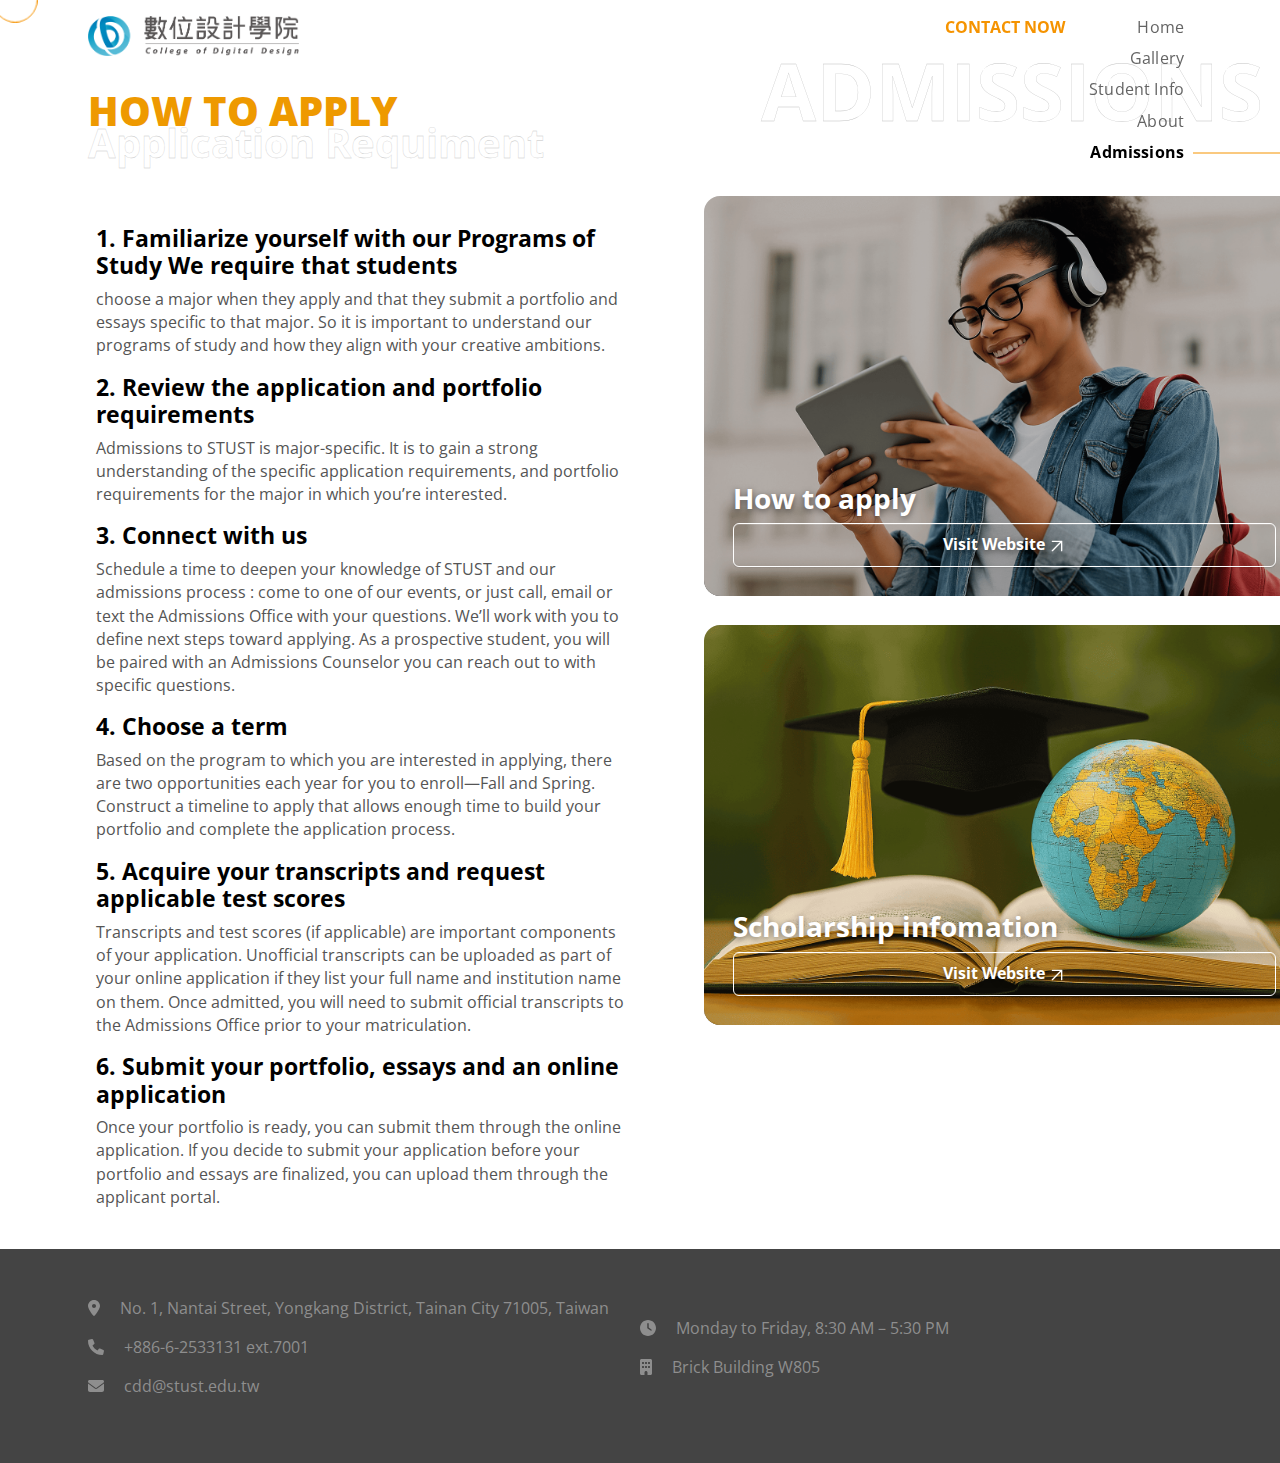
<file: public/Admissions.html>
<!DOCTYPE html>
<html lang="en-US" dir="ltr">

  <head>
    <meta charset="utf-8">
    <meta http-equiv="X-UA-Compatible" content="IE=edge">
    <meta name="viewport" content="width=device-width, initial-scale=1">


    <!-- ===============================================-->
    <!--    Document Title-->
    <!-- ===============================================-->
    <title>STUST | College of Digital Design</title>


    <!-- ===============================================-->
    <!--    Favicons-->
    <!-- ===============================================-->
    <link rel="apple-touch-icon" sizes="180x180" href="assets/img/favicons/180x180.png">
    <link rel="icon" type="image/png" sizes="32x32" href="assets/img/favicons/32x32.png">
    <link rel="icon" type="image/png" sizes="16x16" href="assets/img/favicons/16x16.png">
    <link rel="manifest" href="assets/img/favicons/manifest.json">
    <meta name="msapplication-TileImage" content="assets/img/favicons/mstile-150x150.png">
    <meta name="theme-color" content="#ffffff">


    <!-- ===============================================-->
    <!--    Stylesheets-->
    <!-- ===============================================-->
    <link rel="preconnect" href="https://fonts.gstatic.com">
    <link href="https://fonts.googleapis.com/css2?family=Open+Sans:wght@300;400;500;600;700;800&amp;display=swap" rel="stylesheet">
    <link href="vendors/prism/prism.css" rel="stylesheet">
    <link href="vendors/swiper/swiper-bundle.min.css" rel="stylesheet">
    <link href="assets/css/theme.css" rel="stylesheet" />
    <link href="assets/css/user.css" rel="stylesheet" />

  </head>


  <body>

    <!-- ===============================================-->
    <!--    Main Content-->
    <!-- ===============================================-->
    <main class="main" id="top">
      <div class="cursor-outer d-none d-md-block"></div>
      <nav class="navbar navbar-light py-3 px-0 overflow-hidden">
        <div class="container px-md-5">
          <div class="row w-100 g-0 justify-content-between">
            <div class="col-8">
              <div class="d-inline-block"><a class="navbar-brand pt-0 fs-3 text-black d-flex align-items-center" href="index.html"><img class="img-fluid navbar-logo" src="assets/img/icons/logo.png" alt="導覽列logo" /></a></div>
              <div class="mt-4 d-none d-lg-block">
                <h1 class="text-uppercase fs-lg-5 fs-5 fw-bolder lh-1 position-relative z-index-0" style="color: #ee9900;">How to Apply</h1>
                <h1 class="d-none d-md-block fw-bolder text-outlined fs-5 text-white lh-1 mt-n3 position-relative z-index--1">Application Requiment</h1>
              </div>
            </div>
            <div class="col-4 d-lg-none text-end pe-0">
              <button class="btn p-0 shadow-none text-black fs-2 d-inline-block" data-bs-toggle="offcanvas" data-bs-target="#navbarOffcanvas" aria-controls="navbarOffcanvas" aria-expanded="false" aria-label="Toggle offcanvas navigation"><span class="menu-bar"></span></button>
            </div>
            <div class="offcanvas offcanvas-end px-0" id="navbarOffcanvas" aria-labelledby="navbarOffcanvasTitle" aria-hidden="true">
              <div class="offcanvas-header justify-content-end">
                <h5 class="visually-hidden offcanvas-title" id="navbarOffcanvasTitle">Menu</h5>
                <button class="btn p-0 shadow-none text-black fs-2 d-inline text-end" type="button" data-bs-dismiss="offcanvas" aria-label="Close"><span class="menu-close-bar"></span></button>
              </div>
              <div class="offcanvas-body px-0">
                <div class="d-lg-flex flex-center-start gap-3 overflow-hidden">
                  <ul class="navbar-nav ms-auto fs-4 ps-6">
                    <li class="nav-item"><a class="nav-link d-inline-block nav-text-outlined lh-1 text-white fs-5" aria-current="page" href="index.html">Home</a></li>
                    <li class="nav-item"><a class="nav-link d-inline-block nav-text-outlined lh-1 text-white fs-5" aria-current="page" href="gallery.html">Gallery</a></li>
                    <li class="nav-item"><a class="nav-link d-inline-block nav-text-outlined lh-1 text-white fs-5" aria-current="page" href="Student Info.html">Student Info</a></li>
                    <li class="nav-item"><a class="nav-link d-inline-block nav-text-outlined lh-1 text-white fs-5" aria-current="page" href="about.html">About</a></li>
                    <li class="nav-item"><a class="nav-link d-inline-block nav-text-outlined lh-1 text-white fs-5 active" aria-current="page" href="Admissions.html">Admissions</a></li>
                  </ul>
                </div>
              </div>
            </div>
            <div class="col-4">
              <div class="d-none d-lg-flex justify-content-end position-relative z-index-1">
                <div class="position-absolute absolute-centered z-index--1">
                  <h1 class="ms-2 fw-bolder text-outlined text-uppercase text-white pe-none display-1">Admissions</h1>
                </div>
                <div class="d-flex gap-3 align-items-start"><a class="mb-0 ms-auto text-warning fs-0 fw-bold text-uppercase" href="Admissions.html#contact">Contact Now</a>
                  <ul class="navbar-nav navbar-fotogency ms-auto text-end">
                    <li class="nav-item px-2 position-relative"><a class="nav-link pt-0" aria-current="page" href="index.html">Home</a></li>
                    <li class="nav-item px-2 position-relative"><a class="nav-link pt-0" aria-current="page" href="gallery.html">Gallery</a></li>
                    <li class="nav-item px-2 position-relative"><a class="nav-link pt-0" aria-current="page" href="Student Info.html">Student Info</a></li>
                    <li class="nav-item px-2 position-relative"><a class="nav-link pt-0" aria-current="page" href="about.html">About</a></li>
                    <li class="nav-item px-2 position-relative"><a class="nav-link pt-0 active" aria-current="page" href="Admissions.html">Admissions</a></li>
                  </ul>
                </div>
              </div>
            </div>
          </div>
          <div class="row g-0 mt-4 d-lg-none">
            <h1 class="text-uppercase ps-0 fs-lg-7 fs-5 fw-bolder lh-1 position-relative z-index-0" style="color: #ee9900;">How to Apply</h1>
            <h1 class="fw-bolder text-outlined ps-0 fs-lg-7 fs-sm-6 fs-5 text-white lh-1 mt-sm-n4 mt-n3 position-relative z-index--1">Application Requiment</h1>
          </div>
        </div>
      </nav>


      <!-- ============================================-->
      <!-- <section> begin ============================-->
      <section class="py-2 px-3 px-md-5">

  <div class="admission-container px-3 px-md-5">
  <div class="row g-4">

    <!-- 左邊：申請流程文字 -->
    <div class="col-lg-6 col-md-12 d-flex">
      <div class="card border-0 mb-3">
        <div class="mt-4">

          <h4>1. Familiarize yourself with our Programs of Study We require that students</h4>
          <p>choose a major when they apply and that they submit a portfolio and essays specific to that major. So it is important to understand our programs of study and how they align with your creative ambitions.</p>

          <h4>2. Review the application and portfolio requirements</h4>
          <p>Admissions to STUST is major-specific. It is to gain a strong understanding of the specific application requirements, and portfolio requirements for the major in which you’re interested.</p>

          <h4>3. Connect with us</h4>
          <p>Schedule a time to deepen your knowledge of STUST and our admissions process : come to one of our events, or just call, email or text the Admissions Office with your questions. We’ll work with you to define next steps toward applying. As a prospective student, you will be paired with an Admissions Counselor you can reach out to with specific questions.</p>

          <h4>4. Choose a term</h4>
          <p>Based on the program to which you are interested in applying, there are two opportunities each year for you to enroll—Fall and Spring. Construct a timeline to apply that allows enough time to build your portfolio and complete the application process.</p>

          <h4>5. Acquire your transcripts and request applicable test scores</h4>
          <p>Transcripts and test scores (if applicable) are important components of your application. Unofficial transcripts can be uploaded as part of your online application if they list your full name and institution name on them. Once admitted, you will need to submit official transcripts to the Admissions Office prior to your matriculation.</p>

          <h4>6. Submit your portfolio, essays and an online application</h4>
          <p>Once your portfolio is ready, you can submit them through the online application. If you decide to submit your application before your portfolio and essays are finalized, you can upload them through the applicant portal.</p>
        </div>
      </div>
    </div>

<!-- 右邊：圖片與連結（兩張卡片垂直排列） -->
<div class="col-lg-6 col-md-12">
  <!-- 第一張卡片 -->
  <div class="card border-0 text-left mb-4">
    <img src="assets/img/blogs/申請入學.png" alt="How to apply" class="img-fluid mb-3">
    <h3>How to apply</h3>
    <a href="https://www.stust.edu.tw/en/admission" target="_blank" class="btn btn-primary">
      Visit Website
      <svg xmlns="http://www.w3.org/2000/svg" width="16" height="16" fill="none" stroke="white" stroke-width="2"
        stroke-linecap="round" stroke-linejoin="round" class="ml-2" viewBox="0 0 24 24">
        <path d="M5 19L19 5M5 5h14v14" />
      </svg>
    </a>
  </div>

  <!-- 第二張卡片 -->
  <div class="card border-0 text-left">
    <img src="assets/img/blogs/獎學金.png" alt="How to apply again" class="img-fluid mb-3">
    <h3>Scholarship infomation</h3>
    <a href="https://oia.stust.edu.tw/en/node/ds" target="_blank" class="btn btn-primary">
      Visit Website
      <svg xmlns="http://www.w3.org/2000/svg" width="16" height="16" fill="none" stroke="white" stroke-width="2"
        stroke-linecap="round" stroke-linejoin="round" class="ml-2" viewBox="0 0 24 24">
        <path d="M5 19L19 5M5 5h14v14" />
      </svg>
    </a>
  </div>
</div>
    

  </div>
</div>
        <!-- end of .container-->
 </section>
  
    
      <!-- <section> close ============================-->
      <!-- ============================================-->


    </main>
    <!-- ===============================================-->
    <!--    End of Main Content-->
    <!-- ===============================================-->


    <footer class="bg-footer-black" id="footer">
      <div class="container py-5 px-md-5">
        <div class="row g-0">
        <!-- 左欄：地址、電話、Email -->
        <div class="col-md-6 mb-5 mb-md-0">
          <div class="col-12 text-300 mb-3">
            <i class="fas fa-map-marker-alt"></i>
            <a class="nav-link text-300 d-inline" href="https://www.google.com/maps/place/71005%E5%8F%B0%E5%8D%97%E5%B8%82%E6%B0%B8%E5%BA%B7%E5%8D%80%E5%8D%97%E5%8F%B0%E8%A1%971%E8%99%9F/@23.0231877,120.2217774,17z/data=!3m1!4b1!4m6!3m5!1s0x346e771f2995cba5:0xb7b8e76c29fa985a!8m2!3d23.0221764!4d120.2261607!16s%2Fg%2F11bw3gcjdm?entry=ttu&g_ep=EgoyMDI1MDgxMy4wIKXMDSoASAFQAw%3D%3D">
              No. 1, Nantai Street, Yongkang District, Tainan City 71005, Taiwan
            </a>
          </div>
          <div class="col-12 text-300 mb-3">
            <i class="fas fa-phone"></i>
            <a class="nav-link text-300 d-inline" href="tel:+88662533131">+886-6-2533131 ext.7001</a>
          </div>
          <div class="col-12 text-300 mb-3">
            <i class="fas fa-envelope"></i>
            <a class="nav-link text-300 d-inline" href="mailto:cdd@stust.edu.tw">cdd@stust.edu.tw</a>
          </div>
        </div>

      <!-- 右欄：營業時間與地點 -->
      <div class="col-md-6 d-flex flex-column justify-content-center">
        <div class="text-300 mb-3">
          <i class="fas fa-clock"></i>
          <a class="nav-link text-300 d-inline" href="">Monday to Friday, 8:30 AM – 5:30 PM</a>
        </div>
        <div class="text-300 mb-3">
          <i class="fas fa-building"></i>
          <a class="nav-link text-300 d-inline" href="">Brick Building W805</a>
        </div>
      </div> 
      </div>
      </div>
    </footer>




    <!-- ===============================================-->
    <!--    JavaScripts-->
    <!-- ===============================================-->
    <script src="vendors/popper/popper.min.js"></script>
    <script src="vendors/bootstrap/bootstrap.min.js"></script>
    <script src="vendors/anchorjs/anchor.min.js"></script>
    <script src="vendors/is/is.min.js"></script>
    <script src="vendors/fontawesome/all.min.js"></script>
    <script src="vendors/lodash/lodash.min.js"></script>
    <script src="https://polyfill.io/v3/polyfill.min.js?features=window.scroll"></script>
    <script src="vendors/prism/prism.js"></script>
    <script src="vendors/swiper/swiper-bundle.min.js"></script>
    <script src="assets/js/theme.js"></script>

  </body>

</html>
</file>
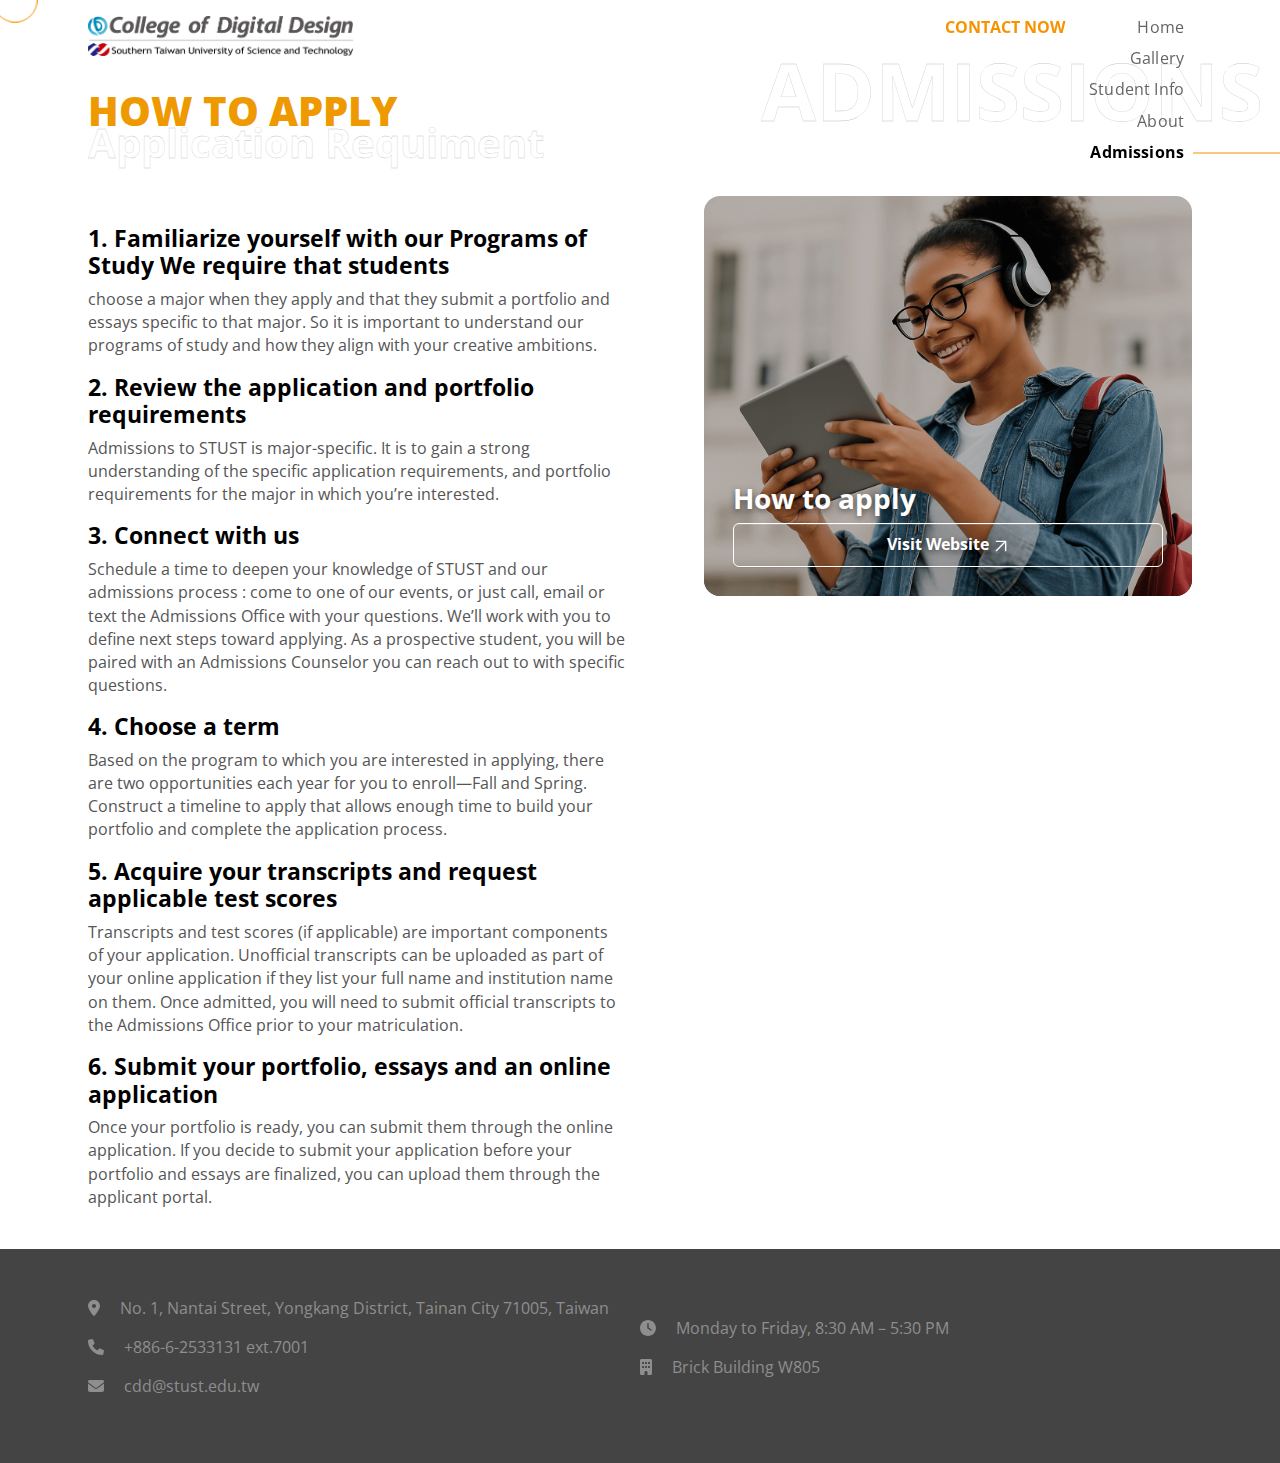
<file: public/blog.html>
<!DOCTYPE html>
<html lang="en-US" dir="ltr">

  <head>
    <meta charset="utf-8">
    <meta http-equiv="X-UA-Compatible" content="IE=edge">
    <meta name="viewport" content="width=device-width, initial-scale=1">


    <!-- ===============================================-->
    <!--    Document Title-->
    <!-- ===============================================-->
    <title>Blog | Recent update</title>


    <!-- ===============================================-->
    <!--    Favicons-->
    <!-- ===============================================-->
    <link rel="apple-touch-icon" sizes="180x180" href="assets/img/favicons/apple-touch-icon.png">
    <link rel="icon" type="image/png" sizes="32x32" href="assets/img/favicons/favicon-32x32.png">
    <link rel="icon" type="image/png" sizes="16x16" href="assets/img/favicons/favicon-16x16.png">
    <link rel="shortcut icon" type="image/x-icon" href="assets/img/favicons/favicon.ico">
    <link rel="manifest" href="assets/img/favicons/manifest.json">
    <meta name="msapplication-TileImage" content="assets/img/favicons/mstile-150x150.png">
    <meta name="theme-color" content="#ffffff">


    <!-- ===============================================-->
    <!--    Stylesheets-->
    <!-- ===============================================-->
    <link rel="preconnect" href="https://fonts.gstatic.com">
    <link href="https://fonts.googleapis.com/css2?family=Open+Sans:wght@300;400;500;600;700;800&amp;display=swap" rel="stylesheet">
    <link href="vendors/prism/prism.css" rel="stylesheet">
    <link href="vendors/swiper/swiper-bundle.min.css" rel="stylesheet">
    <link href="assets/css/theme.css" rel="stylesheet" />
    <link href="assets/css/user.css" rel="stylesheet" />

  </head>


  <body>

    <!-- ===============================================-->
    <!--    Main Content-->
    <!-- ===============================================-->
    <main class="main" id="top">
      <div class="cursor-outer d-none d-md-block"></div>
      <nav class="navbar navbar-light py-3 px-0 overflow-hidden">
        <div class="container px-md-5">
          <div class="row w-100 g-0 justify-content-between">
            <div class="col-8">
              <div class="d-inline-block"><a class="navbar-brand pt-0 fs-3 text-black d-flex align-items-center" href="index.html"><img class="img-fluid navbar-logo" src="assets/img/icons/網頁icon.png" alt="導覽列logo" /></a></div>
              <div class="mt-4 d-none d-lg-block">
                <h1 class="text-uppercase fs-lg-5 fs-5 fw-bolder lh-1 position-relative z-index-0" style="color: #ee9900;">How to Apply</h1>
                <h1 class="d-none d-md-block fw-bolder text-outlined fs-5 text-white lh-1 mt-n3 position-relative z-index--1">Application Requiment</h1>
              </div>
            </div>
            <div class="col-4 d-lg-none text-end pe-0">
              <button class="btn p-0 shadow-none text-black fs-2 d-inline-block" data-bs-toggle="offcanvas" data-bs-target="#navbarOffcanvas" aria-controls="navbarOffcanvas" aria-expanded="false" aria-label="Toggle offcanvas navigation"><span class="menu-bar"></span></button>
            </div>
            <div class="offcanvas offcanvas-end px-0" id="navbarOffcanvas" aria-labelledby="navbarOffcanvasTitle" aria-hidden="true">
              <div class="offcanvas-header justify-content-end">
                <h5 class="visually-hidden offcanvas-title" id="navbarOffcanvasTitle">Menu</h5>
                <button class="btn p-0 shadow-none text-black fs-2 d-inline text-end" type="button" data-bs-dismiss="offcanvas" aria-label="Close"><span class="menu-close-bar"></span></button>
              </div>
              <div class="offcanvas-body px-0">
                <div class="d-lg-flex flex-center-start gap-3 overflow-hidden">
                  <ul class="navbar-nav ms-auto fs-4 ps-6">
                    <li class="nav-item"><a class="nav-link d-inline-block nav-text-outlined lh-1 text-white fs-5" aria-current="page" href="index.html">Home</a></li>
                    <li class="nav-item"><a class="nav-link d-inline-block nav-text-outlined lh-1 text-white fs-5" aria-current="page" href="gallery.html">Gallery</a></li>
                    <li class="nav-item"><a class="nav-link d-inline-block nav-text-outlined lh-1 text-white fs-5" aria-current="page" href="exhibitions.html">Student Info</a></li>
                    <li class="nav-item"><a class="nav-link d-inline-block nav-text-outlined lh-1 text-white fs-5" aria-current="page" href="about.html">About</a></li>
                    <li class="nav-item"><a class="nav-link d-inline-block nav-text-outlined lh-1 text-white fs-5 active" aria-current="page" href="blog.html">Admissions</a></li>
                  </ul>
                </div>
              </div>
            </div>
            <div class="col-4">
              <div class="d-none d-lg-flex justify-content-end position-relative z-index-1">
                <div class="position-absolute absolute-centered z-index--1">
                  <h1 class="ms-2 fw-bolder text-outlined text-uppercase text-white pe-none display-1">Admissions</h1>
                </div>
                <div class="d-flex gap-3 align-items-start"><a class="mb-0 ms-auto text-warning fs-0 fw-bold text-uppercase" href="blog.html#contact">Contact Now</a>
                  <ul class="navbar-nav navbar-fotogency ms-auto text-end">
                    <li class="nav-item px-2 position-relative"><a class="nav-link pt-0" aria-current="page" href="index.html">Home</a></li>
                    <li class="nav-item px-2 position-relative"><a class="nav-link pt-0" aria-current="page" href="gallery.html">Gallery</a></li>
                    <li class="nav-item px-2 position-relative"><a class="nav-link pt-0" aria-current="page" href="exhibitions.html">Student Info</a></li>
                    <li class="nav-item px-2 position-relative"><a class="nav-link pt-0" aria-current="page" href="about.html">About</a></li>
                    <li class="nav-item px-2 position-relative"><a class="nav-link pt-0 active" aria-current="page" href="blog.html">Admissions</a></li>
                  </ul>
                </div>
              </div>
            </div>
          </div>
          <div class="row g-0 mt-4 d-lg-none">
            <h1 class="text-uppercase ps-0 fs-lg-7 fs-5 fw-bolder text-300 lh-1 position-relative z-index-0">Blog</h1>
            <h1 class="fw-bolder text-outlined ps-0 fs-lg-7 fs-sm-6 fs-5 text-white lh-1 mt-sm-n4 mt-n3 position-relative z-index--1">Recent update</h1>
          </div>
        </div>
      </nav>


      <!-- ============================================-->
      <!-- <section> begin ============================-->
      <section class="py-2">

        <div class="container px-md-5">
  <div class="row g-4">

    <!-- 左邊：申請流程文字 -->
    <div class="col-lg-6 col-md-12 d-flex">
      <div class="card border-0 mb-3">
        <div class="mt-4">

          <h4>1. Familiarize yourself with our Programs of Study We require that students</h4>
          <p>choose a major when they apply and that they submit a portfolio and essays specific to that major. So it is important to understand our programs of study and how they align with your creative ambitions.</p>

          <h4>2. Review the application and portfolio requirements</h4>
          <p>Admissions to STUST is major-specific. It is to gain a strong understanding of the specific application requirements, and portfolio requirements for the major in which you’re interested.</p>

          <h4>3. Connect with us</h4>
          <p>Schedule a time to deepen your knowledge of STUST and our admissions process : come to one of our events, or just call, email or text the Admissions Office with your questions. We’ll work with you to define next steps toward applying. As a prospective student, you will be paired with an Admissions Counselor you can reach out to with specific questions.</p>

          <h4>4. Choose a term</h4>
          <p>Based on the program to which you are interested in applying, there are two opportunities each year for you to enroll—Fall and Spring. Construct a timeline to apply that allows enough time to build your portfolio and complete the application process.</p>

          <h4>5. Acquire your transcripts and request applicable test scores</h4>
          <p>Transcripts and test scores (if applicable) are important components of your application. Unofficial transcripts can be uploaded as part of your online application if they list your full name and institution name on them. Once admitted, you will need to submit official transcripts to the Admissions Office prior to your matriculation.</p>

          <h4>6. Submit your portfolio, essays and an online application</h4>
          <p>Once your portfolio is ready, you can submit them through the online application. If you decide to submit your application before your portfolio and essays are finalized, you can upload them through the applicant portal.</p>
        </div>
      </div>
    </div>

    <!-- 右邊：圖片與連結 -->
    <div class="col-lg-6 col-md-12 d-flex align-items-start justify-content-center">
      <div class="card border-0 text-left">
        <img src="assets/img/blogs/申請入學.png" alt="How to apply" class="img-fluid mb-3">
        <h3>How to apply</h3>
        <a href="https://webap.stust.edu.tw/IntStudWeb/Login.aspx" target="_blank" class="btn btn-primary">
          Visit Website
          <svg xmlns="http://www.w3.org/2000/svg" width="16" height="16" fill="none" stroke="white" stroke-width="2" stroke-linecap="round" stroke-linejoin="round" class="ml-2" viewBox="0 0 24 24">
            <path d="M5 19L19 5M5 5h14v14"/>
          </svg>
        </a>
      </div>
    </div>

  </div>
</div>
        <!-- end of .container-->
 </section>
  
    
      <!-- <section> close ============================-->
      <!-- ============================================-->


    </main>
    <!-- ===============================================-->
    <!--    End of Main Content-->
    <!-- ===============================================-->


    <footer class="bg-footer-black" id="footer">
      <div class="container py-5 px-md-5">
        <div class="row g-0">
        <!-- 左欄：地址、電話、Email -->
        <div class="col-md-6 mb-5 mb-md-0">
          <div class="col-12 text-300 mb-3">
            <i class="fas fa-map-marker-alt"></i>
            <a class="nav-link text-300 d-inline" href="https://www.google.com/maps/place/71005%E5%8F%B0%E5%8D%97%E5%B8%82%E6%B0%B8%E5%BA%B7%E5%8D%80%E5%8D%97%E5%8F%B0%E8%A1%971%E8%99%9F/@23.0231877,120.2217774,17z/data=!3m1!4b1!4m6!3m5!1s0x346e771f2995cba5:0xb7b8e76c29fa985a!8m2!3d23.0221764!4d120.2261607!16s%2Fg%2F11bw3gcjdm?entry=ttu&g_ep=EgoyMDI1MDgxMy4wIKXMDSoASAFQAw%3D%3D">
              No. 1, Nantai Street, Yongkang District, Tainan City 71005, Taiwan
            </a>
          </div>
          <div class="col-12 text-300 mb-3">
            <i class="fas fa-phone"></i>
            <a class="nav-link text-300 d-inline" href="tel:+88662533131">+886-6-2533131 ext.7001</a>
          </div>
          <div class="col-12 text-300 mb-3">
            <i class="fas fa-envelope"></i>
            <a class="nav-link text-300 d-inline" href="mailto:cdd@stust.edu.tw">cdd@stust.edu.tw</a>
          </div>
        </div>

      <!-- 右欄：營業時間與地點 -->
      <div class="col-md-6 d-flex flex-column justify-content-center">
        <div class="text-300 mb-3">
          <i class="fas fa-clock"></i>
          <a class="nav-link text-300 d-inline" href="">Monday to Friday, 8:30 AM – 5:30 PM</a>
        </div>
        <div class="text-300 mb-3">
          <i class="fas fa-building"></i>
          <a class="nav-link text-300 d-inline" href="">Brick Building W805</a>
        </div>
      </div> 
      </div>
      </div>
    </footer>




    <!-- ===============================================-->
    <!--    JavaScripts-->
    <!-- ===============================================-->
    <script src="vendors/popper/popper.min.js"></script>
    <script src="vendors/bootstrap/bootstrap.min.js"></script>
    <script src="vendors/anchorjs/anchor.min.js"></script>
    <script src="vendors/is/is.min.js"></script>
    <script src="vendors/fontawesome/all.min.js"></script>
    <script src="vendors/lodash/lodash.min.js"></script>
    <script src="https://polyfill.io/v3/polyfill.min.js?features=window.scroll"></script>
    <script src="vendors/prism/prism.js"></script>
    <script src="vendors/swiper/swiper-bundle.min.js"></script>
    <script src="assets/js/theme.js"></script>

  </body>

</html>
</file>
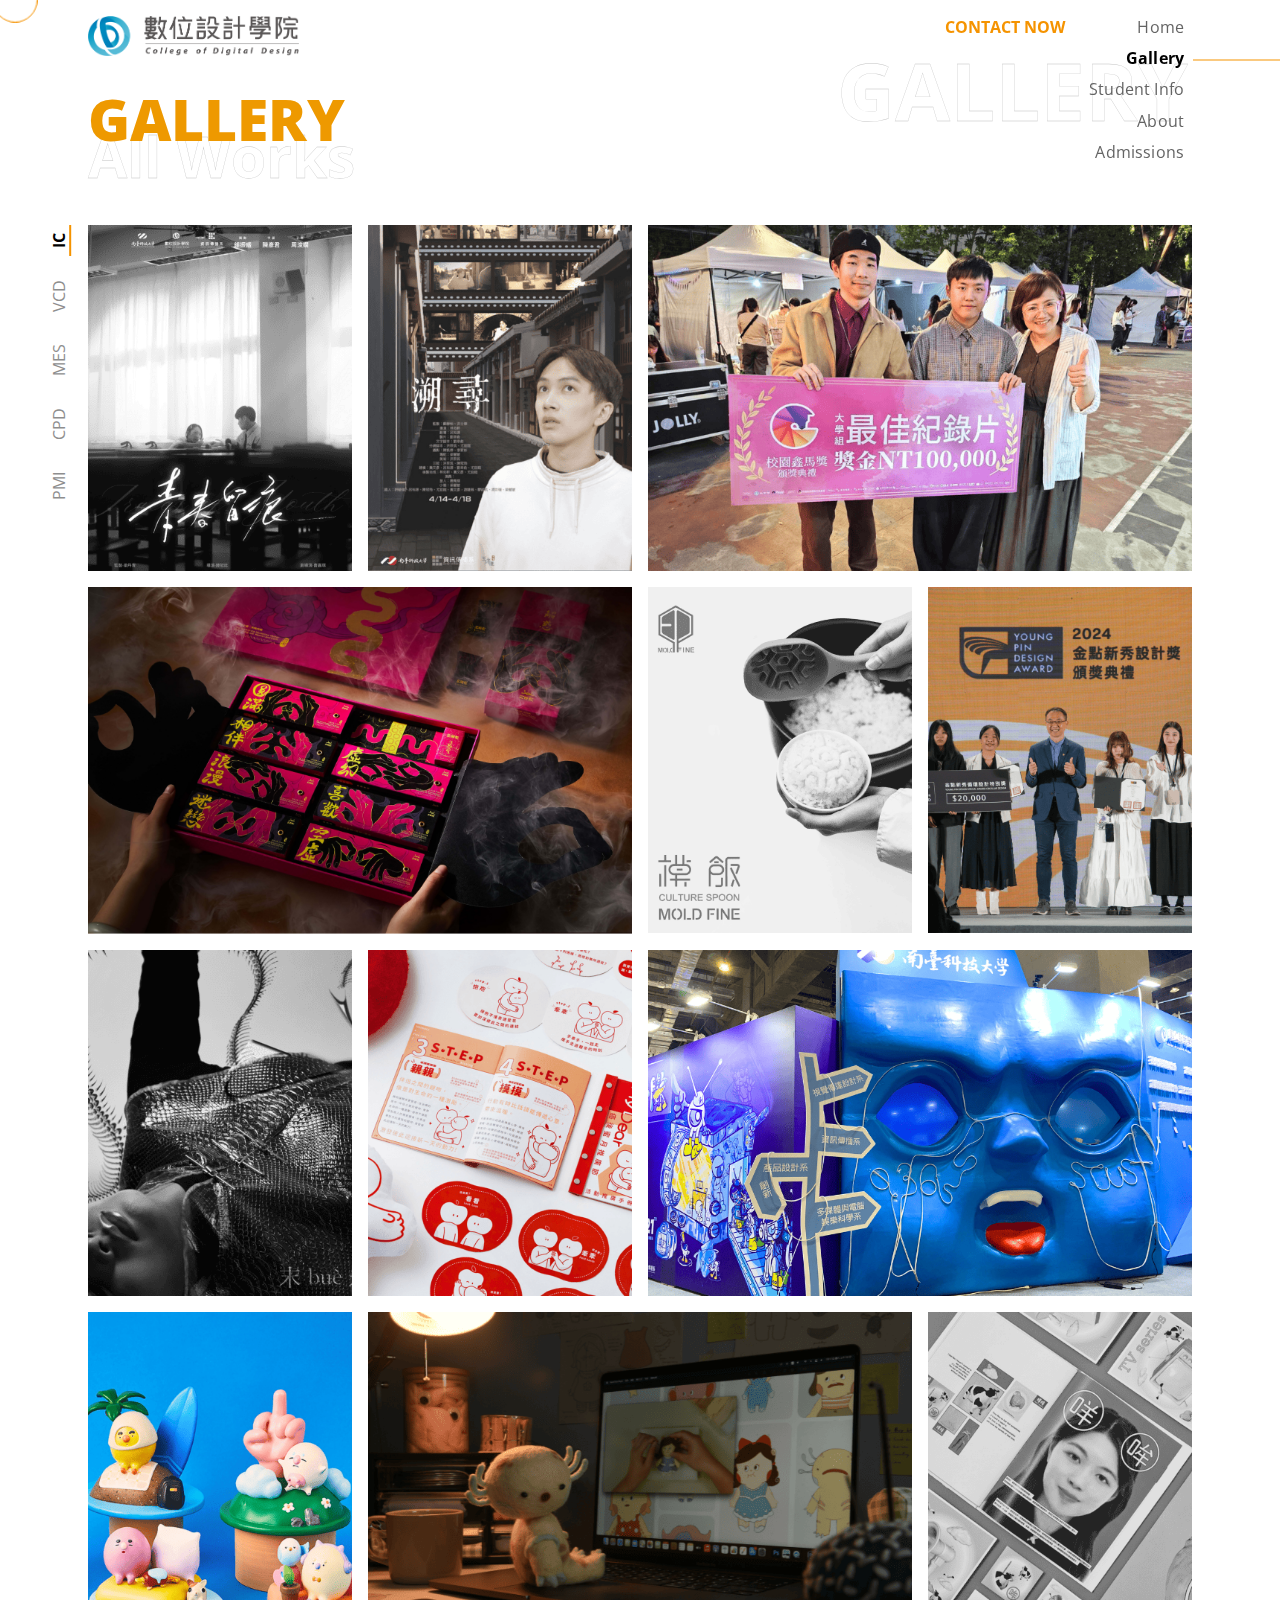
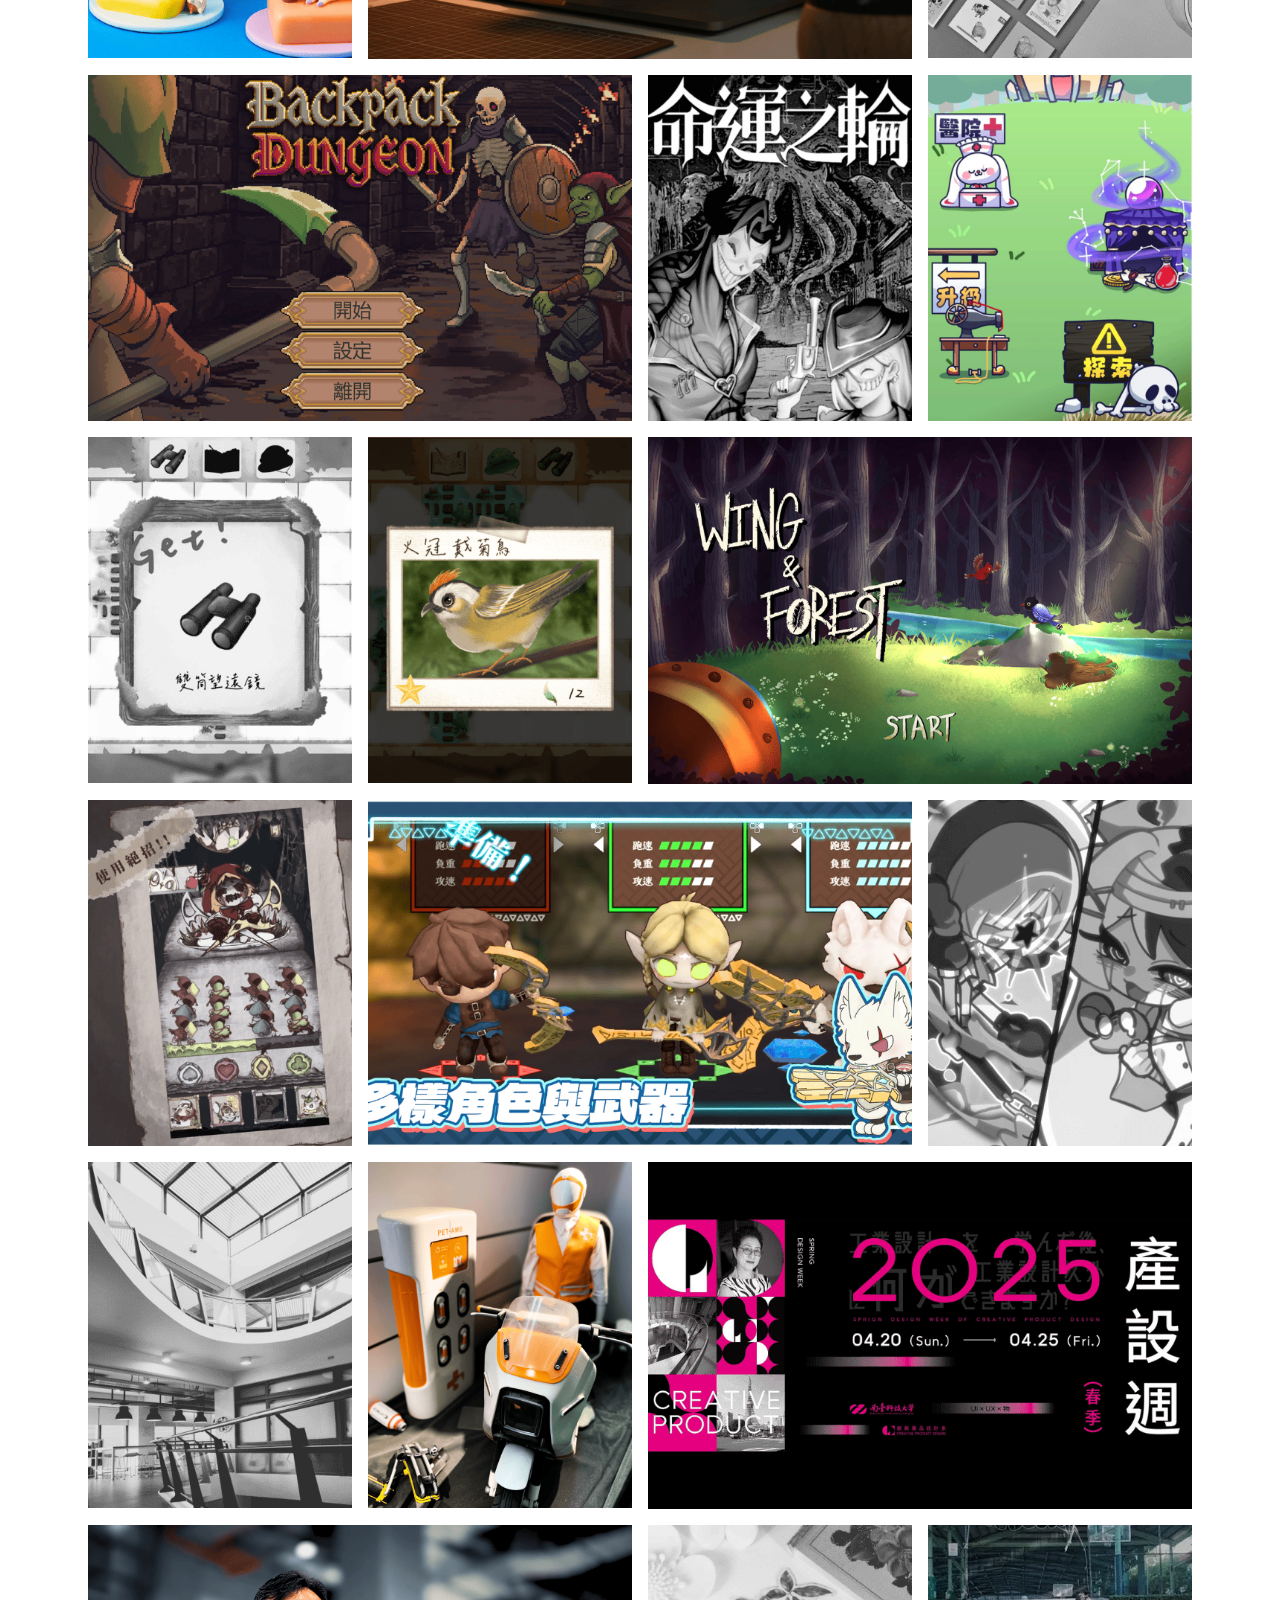
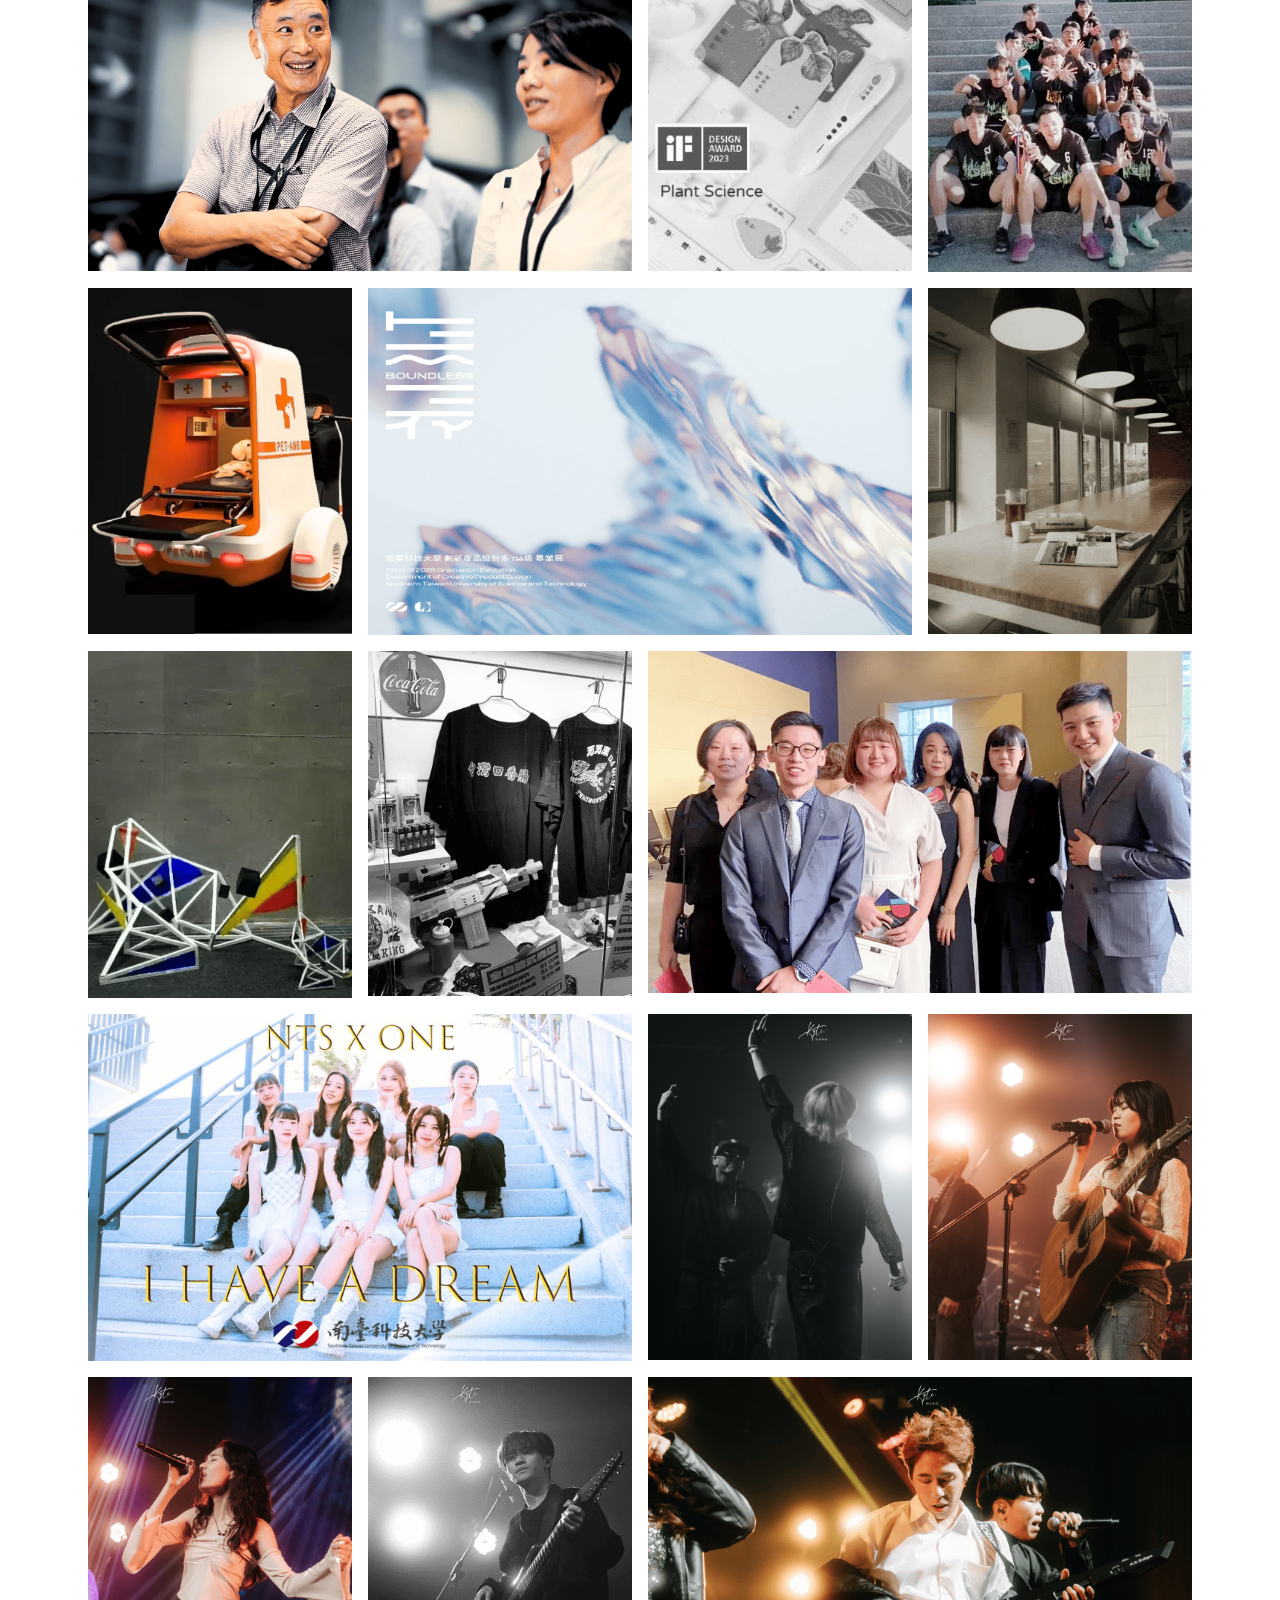
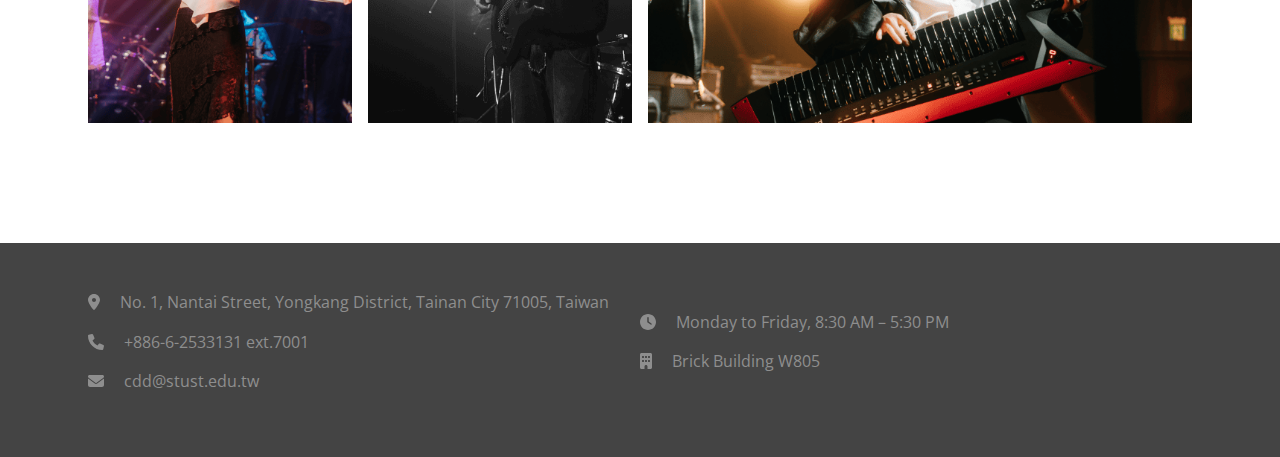
<file: public/gallery.html>
<!DOCTYPE html>
<html lang="en-US" dir="ltr">

  <head>
    <meta charset="utf-8">
    <meta http-equiv="X-UA-Compatible" content="IE=edge">
    <meta name="viewport" content="width=device-width, initial-scale=1">


    <!-- ===============================================-->
    <!--    Document Title-->
    <!-- ===============================================-->
    <title>STUST | College of Digital Design</title>


    <!-- ===============================================-->
    <!--    Favicons-->
    <!-- ===============================================-->
    <link rel="apple-touch-icon" sizes="180x180" href="assets/img/favicons/180x180.png">
    <link rel="icon" type="image/png" sizes="32x32" href="assets/img/favicons/32x32.png">
    <link rel="icon" type="image/png" sizes="16x16" href="assets/img/favicons/16x16.png">
    <link rel="manifest" href="assets/img/favicons/manifest.json">
    <meta name="msapplication-TileImage" content="assets/img/favicons/mstile-150x150.png">
    <meta name="theme-color" content="#ffffff">


    <!-- ===============================================-->
    <!--    Stylesheets-->
    <!-- ===============================================-->
    <link rel="preconnect" href="https://fonts.gstatic.com">
    <link href="https://fonts.googleapis.com/css2?family=Open+Sans:wght@300;400;500;600;700;800&amp;display=swap" rel="stylesheet">
    <link href="vendors/prism/prism.css" rel="stylesheet">
    <link href="vendors/swiper/swiper-bundle.min.css" rel="stylesheet">
    <link href="assets/css/theme.css" rel="stylesheet" />
    <link href="assets/css/user.css" rel="stylesheet" />

    <link href="vendors/glightbox/glightbox.min.css" rel="stylesheet">
  </head>


  <body>

    <!-- ===============================================-->
    <!--    Main Content-->
    <!-- ===============================================-->
    <main class="main" id="top">
      <div class="cursor-outer d-none d-md-block"></div>
      <nav class="navbar navbar-light py-3 px-0 overflow-hidden">
        <div class="container px-md-5">
          <div class="row w-100 g-0 justify-content-between">
            <div class="col-8">
              <div class="d-inline-block"><a class="navbar-brand pt-0 fs-3 text-black d-flex align-items-center" href="index.html"><img class="img-fluid navbar-logo" src="assets/img/icons/logo.png" alt="導覽列logo" /></a></div>
              <div class="mt-4 d-none d-lg-block">
                <h1 class="text-uppercase fs-lg-7 fs-5 fw-bolder lh-1 position-relative z-index-0" style="color: #ee9900;">Gallery</h1>
                <h1 class="d-none d-md-block fw-bolder text-outlined fs-7 text-white lh-1 mt-n4 position-relative z-index--1">All Works</h1>
              </div>
            </div>
            <div class="col-4 d-lg-none text-end pe-0">
              <button class="btn p-0 shadow-none text-black fs-2 d-inline-block" data-bs-toggle="offcanvas" data-bs-target="#navbarOffcanvas" aria-controls="navbarOffcanvas" aria-expanded="false" aria-label="Toggle offcanvas navigation"><span class="menu-bar"></span></button>
            </div>
            <div class="offcanvas offcanvas-end px-0" id="navbarOffcanvas" aria-labelledby="navbarOffcanvasTitle" aria-hidden="true">
              <div class="offcanvas-header justify-content-end">
                <h5 class="visually-hidden offcanvas-title" id="navbarOffcanvasTitle">Menu</h5>
                <button class="btn p-0 shadow-none text-black fs-2 d-inline text-end" type="button" data-bs-dismiss="offcanvas" aria-label="Close"><span class="menu-close-bar"></span></button>
              </div>
              <div class="offcanvas-body px-0">
                <div class="d-lg-flex flex-center-start gap-3 overflow-hidden">
                  <ul class="navbar-nav ms-auto fs-4 ps-6">
                    <li class="nav-item"><a class="nav-link d-inline-block nav-text-outlined lh-1 text-white fs-5" aria-current="page" href="index.html">Home</a></li>
                    <li class="nav-item"><a class="nav-link d-inline-block nav-text-outlined lh-1 text-white fs-5 active" aria-current="page" href="gallery.html">Gallery</a></li>
                    <li class="nav-item"><a class="nav-link d-inline-block nav-text-outlined lh-1 text-white fs-5" aria-current="page" href="Student Info.html">Student Info</a></li>
                    <li class="nav-item"><a class="nav-link d-inline-block nav-text-outlined lh-1 text-white fs-5" aria-current="page" href="about.html">About</a></li>
                    <li class="nav-item"><a class="nav-link d-inline-block nav-text-outlined lh-1 text-white fs-5" aria-current="page" href="Admissions.html">Admissions</a></li>
                  </ul>
                </div>
              </div>
            </div>
            <div class="col-4">
              <div class="d-none d-lg-flex justify-content-end position-relative z-index-1">
                <div class="position-absolute absolute-centered z-index--1">
                  <h1 class="ms-2 fw-bolder text-outlined text-uppercase text-white pe-none display-1">Gallery</h1>
                </div>
                <div class="d-flex gap-3 align-items-start"><a class="mb-0 ms-auto text-warning fs-0 fw-bold text-uppercase" href="Admissions.html#contact">Contact Now</a>
                  <ul class="navbar-nav navbar-fotogency ms-auto text-end">
                    <li class="nav-item px-2 position-relative"><a class="nav-link pt-0" aria-current="page" href="index.html">Home</a></li>
                    <li class="nav-item px-2 position-relative"><a class="nav-link pt-0 active" aria-current="page" href="gallery.html">Gallery</a></li>
                    <li class="nav-item px-2 position-relative"><a class="nav-link pt-0" aria-current="page" href="Student Info.html">Student Info</a></li>
                    <li class="nav-item px-2 position-relative"><a class="nav-link pt-0" aria-current="page" href="about.html">About</a></li>
                    <li class="nav-item px-2 position-relative"><a class="nav-link pt-0" aria-current="page" href="Admissions.html">Admissions</a></li>
                  </ul>
                </div>
              </div>
            </div>
          </div>
          <div class="row g-0 mt-4 d-lg-none">
            <h1 class="text-uppercase ps-0 fs-lg-7 fs-5 fw-bolder lh-1 position-relative z-index-0" style="color: #ee9900;">Gallery</h1>
            <h1 class="fw-bolder text-outlined ps-0 fs-lg-7 fs-sm-6 fs-5 text-white lh-1 mt-sm-n4 mt-n3 position-relative z-index--1">All Works</h1>
          </div>
        </div>
      </nav>
      <section class="pt-3 pb-12 position-relative">
        <div class="container px-md-5">
          <div class="position-md-absolute start-0 ms-2 mt-3 mb-4">
            <ul class="nav gallery-tab d-flex gap-3" data-filter-nav="data-filter-nav">
              <li class="nav-item"><a class="nav-link p-0 py-md-2 isotope-nav active" href="#!" data-filter=".IC">IC</a></li>
              <li class="nav-item"><a class="nav-link p-0 py-md-2 isotope-nav" href="#!" data-filter=".VCD">VCD</a></li>
              <li class="nav-item"><a class="nav-link p-0 py-md-2 isotope-nav" href="#!" data-filter=".MES">MES</a></li>
              <li class="nav-item"><a class="nav-link p-0 py-md-2 isotope-nav" href="#!" data-filter=".CPD">CPD</a></li>
              <li class="nav-item"><a class="nav-link p-0 py-md-2 isotope-nav" href="#!" data-filter=".PMI">PMI</a></li>
            </ul>
          </div>
          <div class="row g-3" data-isotope='{"layoutMode":"fitRows"}'>
            <!--資傳IC-->
            <div class="col-lg-3 col-sm-6 col-12 IC gallery-item isotope-item"><img class="img-fluid w-100" src="assets/img/gallery/23.png" alt="" data-glightbox="title: To infinity and beyond; description: Iching biching chiching" /></div>
            <div class="col-lg-3 col-sm-6 col-12 IC gallery-item isotope-item"><img class="img-fluid w-100" src="assets/img/gallery/24.png" alt="" data-glightbox="title: To infinity and beyond; description: Iching biching chiching" /></div>
            <div class="col-lg-6 col-12 IC gallery-item isotope-item"><img class="img-fluid w-100" src="assets/img/gallery/25.png" alt="" data-glightbox="title: To infinity and beyond; description: Iching biching chiching" /></div>

            <!--視傳VCD-->
            <div class="col-lg-6 col-12 VCD gallery-item isotope-item"><img class="img-fluid w-100" src="assets/img/gallery/14.png" alt="" data-glightbox="title: To infinity and beyond; description: Iching biching chiching" /></div>
            <div class="col-lg-3 col-sm-6 col-12 VCD gallery-item isotope-item"><img class="img-fluid w-100" src="assets/img/gallery/16.png" alt="" data-glightbox="title: To infinity and beyond; description: Iching biching chiching" /></div>
            <div class="col-lg-3 col-sm-6 col-12 VCD gallery-item isotope-item"><img class="img-fluid w-100" src="assets/img/gallery/17.png" alt="" data-glightbox="title: To infinity and beyond; description: Iching biching chiching" /></div>
            <div class="col-lg-3 col-sm-6 col-12 VCD gallery-item isotope-item"><img class="img-fluid w-100" src="assets/img/gallery/18.png" alt="" data-glightbox="title: To infinity and beyond; description: Iching biching chiching" /></div>
            <div class="col-lg-3 col-sm-6 col-12 VCD gallery-item isotope-item"><img class="img-fluid w-100" src="assets/img/gallery/19.png" alt="" data-glightbox="title: To infinity and beyond; description: Iching biching chiching" /></div>
            <div class="col-lg-6 col-12 VCD gallery-item isotope-item"><img class="img-fluid w-100" src="assets/img/gallery/15.png" alt="" data-glightbox="title: To infinity and beyond; description: Iching biching chiching" /></div>
            <div class="col-lg-3 col-sm-6 col-12 VCD gallery-item isotope-item"><img class="img-fluid w-100" src="assets/img/gallery/22.png" alt="" data-glightbox="title: To infinity and beyond; description: Iching biching chiching" /></div>
            <div class="col-lg-6 col-12 VCD gallery-item isotope-item"><img class="img-fluid w-100" src="assets/img/gallery/20.png" alt="" data-glightbox="title: To infinity and beyond; description: Iching biching chiching" /></div>
            <div class="col-lg-3 col-sm-6 col-12 VCD gallery-item isotope-item"><img class="img-fluid w-100" src="assets/img/gallery/21.png" alt="" data-glightbox="title: To infinity and beyond; description: Iching biching chiching" /></div>

            
            <!--多樂MES-->
            <div class="col-lg-6 col-12 MES gallery-item isotope-item"><img class="img-fluid w-100" src="assets/img/gallery/28.png" alt="" data-glightbox="title: To infinity and beyond; description: Iching biching chiching" /></div>
            <div class="col-lg-3 col-sm-6 col-12 MES gallery-item isotope-item"><img class="img-fluid w-100" src="assets/img/gallery/26.png" alt="" data-glightbox="title: To infinity and beyond; description: Iching biching chiching" /></div>
            <div class="col-lg-3 col-sm-6 col-12 MES gallery-item isotope-item"><img class="img-fluid w-100" src="assets/img/gallery/27.png" alt="" data-glightbox="title: To infinity and beyond; description: Iching biching chiching" /></div>
            <div class="col-lg-3 col-sm-6 col-12 MES gallery-item isotope-item"><img class="img-fluid w-100" src="assets/img/gallery/30.png" alt="" data-glightbox="title: To infinity and beyond; description: Iching biching chiching" /></div>
            <div class="col-lg-3 col-sm-6 col-12 MES gallery-item isotope-item"><img class="img-fluid w-100" src="assets/img/gallery/29.png" alt="" data-glightbox="title: To infinity and beyond; description: Iching biching chiching" /></div>
            <div class="col-lg-6 col-12 MES gallery-item isotope-item"><img class="img-fluid w-100" src="assets/img/gallery/31.png" alt="" data-glightbox="title: To infinity and beyond; description: Iching biching chiching" /></div>
            <div class="col-lg-3 col-sm-6 col-12 MES gallery-item isotope-item"><img class="img-fluid w-100" src="assets/img/gallery/34.png" alt="" data-glightbox="title: To infinity and beyond; description: Iching biching chiching" /></div>
            <div class="col-lg-6 col-12 MES gallery-item isotope-item"><img class="img-fluid w-100" src="assets/img/gallery/32.png" alt="" data-glightbox="title: To infinity and beyond; description: Iching biching chiching" /></div>
            <div class="col-lg-3 col-sm-6 col-12 MES gallery-item isotope-item"><img class="img-fluid w-100" src="assets/img/gallery/33.png" alt="" data-glightbox="title: To infinity and beyond; description: Iching biching chiching" /></div>


            <!--產設CPD-->
            <div class="col-lg-3 col-sm-6 col-12 CPD gallery-item isotope-item"><img class="img-fluid w-100" src="assets/img/gallery/03.png" alt="" data-glightbox="title: To infinity and beyond; description: Iching biching chiching" /></div>
            <div class="col-lg-3 col-sm-6 col-12 CPD gallery-item isotope-item"><img class="img-fluid w-100" src="assets/img/gallery/02.png" alt="" data-glightbox="title: To infinity and beyond; description: Iching biching chiching" /></div>
            <div class="col-lg-6 col-12 CPD gallery-item isotope-item"><img class="img-fluid w-100" src="assets/img/gallery/41.png" alt="" data-glightbox="title: To infinity and beyond; description: Iching biching chiching" /></div>
            <div class="col-lg-6 col-12 CPD gallery-item isotope-item"><img class="img-fluid w-100" src="assets/img/gallery/04.png" alt="" data-glightbox="title: To infinity and beyond; description: Iching biching chiching" /></div>
            <div class="col-lg-3 col-sm-6 col-12 CPD gallery-item isotope-item"><img class="img-fluid w-100" src="assets/img/gallery/09.png" alt="" data-glightbox="title: To infinity and beyond; description: Iching biching chiching" /></div>
            <div class="col-lg-3 col-sm-6 col-12 CPD gallery-item isotope-item"><img class="img-fluid w-100" src="assets/img/gallery/06.png" alt="" data-glightbox="title: To infinity and beyond; description: Iching biching chiching" /></div>
            <div class="col-lg-3 col-sm-6 col-12 CPD gallery-item isotope-item"><img class="img-fluid w-100" src="assets/img/gallery/07.png" alt="" data-glightbox="title: To infinity and beyond; description: Iching biching chiching" /></div>
            <div class="col-lg-6 col-12 CPD gallery-item isotope-item"><img class="img-fluid w-100" src="assets/img/gallery/08.png" alt="" data-glightbox="title: To infinity and beyond; description: Iching biching chiching" /></div>
            <div class="col-lg-3 col-sm-6 col-12 CPD gallery-item isotope-item"><img class="img-fluid w-100" src="assets/img/gallery/10.png" alt="" data-glightbox="title: To infinity and beyond; description: Iching biching chiching" /></div>
             <div class="col-lg-3 col-sm-6 col-12 CPD gallery-item isotope-item"><img class="img-fluid w-100" src="assets/img/gallery/11.png" alt="" data-glightbox="title: To infinity and beyond; description: Iching biching chiching" /></div>
            <div class="col-lg-3 col-sm-6 col-12 CPD gallery-item isotope-item"><img class="img-fluid w-100" src="assets/img/gallery/12.png" alt="" data-glightbox="title: To infinity and beyond; description: Iching biching chiching" /></div>
            <div class="col-lg-6 col-12 CPD gallery-item isotope-item"><img class="img-fluid w-100" src="assets/img/gallery/13.png" alt="" data-glightbox="title: To infinity and beyond; description: Iching biching chiching" /></div>


            <!--流音PMI-->
            <div class="col-lg-6 col-12 PMI gallery-item isotope-item"><img class="img-fluid w-100" src="assets/img/gallery/35.png" alt="" data-glightbox="title: To infinity and beyond; description: Iching biching chiching" /></div>
            <div class="col-lg-3 col-sm-6 col-12 PMI gallery-item isotope-item"><img class="img-fluid w-100" src="assets/img/gallery/37.png" alt="" data-glightbox="title: To infinity and beyond; description: Iching biching chiching" /></div>
            <div class="col-lg-3 col-sm-6 col-12 PMI gallery-item isotope-item"><img class="img-fluid w-100" src="assets/img/gallery/36.png" alt="" data-glightbox="title: To infinity and beyond; description: Iching biching chiching" /></div>
            <div class="col-lg-3 col-sm-6 col-12 PMI gallery-item isotope-item"><img class="img-fluid w-100" src="assets/img/gallery/39.png" alt="" data-glightbox="title: To infinity and beyond; description: Iching biching chiching" /></div>
            <div class="col-lg-3 col-sm-6 col-12 PMI gallery-item isotope-item"><img class="img-fluid w-100" src="assets/img/gallery/40.png" alt="" data-glightbox="title: To infinity and beyond; description: Iching biching chiching" /></div>
            <div class="col-lg-6 col-12 PMI gallery-item isotope-item"><img class="img-fluid w-100" src="assets/img/gallery/38.png" alt="" data-glightbox="title: To infinity and beyond; description: Iching biching chiching" /></div>

            
          </div>
        </div>
      </section>
    </main>
    <!-- ===============================================-->
    <!--    End of Main Content-->
    <!-- ===============================================-->

<script>
  window.addEventListener('load', function () {
    var grid = document.querySelector('[data-isotope]');
    var iso = new Isotope(grid, {
      itemSelector: '.isotope-item',
      layoutMode: 'packery'
    });
  });
</script>

   <footer class="bg-footer-black" id="footer">
      <div class="container py-5 px-md-5">
        <div class="row g-0">
        <!-- 左欄：地址、電話、Email -->
        <div class="col-md-6 mb-5 mb-md-0">
          <div class="col-12 text-300 mb-3">
            <i class="fas fa-map-marker-alt"></i>
            <a class="nav-link text-300 d-inline" href="https://www.google.com/maps/place/71005%E5%8F%B0%E5%8D%97%E5%B8%82%E6%B0%B8%E5%BA%B7%E5%8D%80%E5%8D%97%E5%8F%B0%E8%A1%971%E8%99%9F/@23.0231877,120.2217774,17z/data=!3m1!4b1!4m6!3m5!1s0x346e771f2995cba5:0xb7b8e76c29fa985a!8m2!3d23.0221764!4d120.2261607!16s%2Fg%2F11bw3gcjdm?entry=ttu&g_ep=EgoyMDI1MDgxMy4wIKXMDSoASAFQAw%3D%3D">
              No. 1, Nantai Street, Yongkang District, Tainan City 71005, Taiwan
            </a>
          </div>
          <div class="col-12 text-300 mb-3">
            <i class="fas fa-phone"></i>
            <a class="nav-link text-300 d-inline" href="tel:+88662533131">+886-6-2533131 ext.7001</a>
          </div>
          <div class="col-12 text-300 mb-3">
            <i class="fas fa-envelope"></i>
            <a class="nav-link text-300 d-inline" href="mailto:cdd@stust.edu.tw">cdd@stust.edu.tw</a>
          </div>
        </div>

      <!-- 右欄：營業時間與地點 -->
      <div class="col-md-6 d-flex flex-column justify-content-center">
        <div class="text-300 mb-3">
          <i class="fas fa-clock"></i>
          <a class="nav-link text-300 d-inline" href="">Monday to Friday, 8:30 AM – 5:30 PM</a>
        </div>
        <div class="text-300 mb-3">
          <i class="fas fa-building"></i>
          <a class="nav-link text-300 d-inline" href="">Brick Building W805</a>
        </div>
      </div> 
      </div>
      </div>
    </footer>




    <!-- ===============================================-->
    <!--    JavaScripts-->
    <!-- ===============================================-->
    <script src="vendors/popper/popper.min.js"></script>
    <script src="vendors/bootstrap/bootstrap.min.js"></script>
    <script src="vendors/anchorjs/anchor.min.js"></script>
    <script src="vendors/is/is.min.js"></script>
    <script src="vendors/imagesloaded/imagesloaded.pkgd.js"></script>
    <script src="vendors/isotope-layout/isotope.pkgd.min.js"> </script>
    <script src="vendors/isotope-packery/packery-mode.pkgd.min.js"> </script>
    <script src="vendors/glightbox/glightbox.min.js"></script>
    <script src="vendors/fontawesome/all.min.js"></script>
    <script src="vendors/lodash/lodash.min.js"></script>
    <script src="https://polyfill.io/v3/polyfill.min.js?features=window.scroll"></script>
    <script src="vendors/prism/prism.js"></script>
    <script src="vendors/swiper/swiper-bundle.min.js"></script>
    <script src="assets/js/theme.js"></script>

  </body>

</html>
</file>
<file: public/vendors/prism/prism.css>
/**
 * prism.js default theme for JavaScript, CSS and HTML
 * Based on dabblet (http://dabblet.com)
 * @author Lea Verou
 */

code[class*="language-"],
pre[class*="language-"] {
	color: black;
	background: none;
	text-shadow: 0 1px white;
	font-family: Consolas, Monaco, 'Andale Mono', 'Ubuntu Mono', monospace;
	font-size: 1em;
	text-align: left;
	white-space: pre;
	word-spacing: normal;
	word-break: normal;
	word-wrap: normal;
	line-height: 1.5;

	-moz-tab-size: 4;
	-o-tab-size: 4;
	tab-size: 4;

	-webkit-hyphens: none;
	-moz-hyphens: none;
	-ms-hyphens: none;
	hyphens: none;
}

pre[class*="language-"]::-moz-selection, pre[class*="language-"] ::-moz-selection,
code[class*="language-"]::-moz-selection, code[class*="language-"] ::-moz-selection {
	text-shadow: none;
	background: #b3d4fc;
}

pre[class*="language-"]::selection, pre[class*="language-"] ::selection,
code[class*="language-"]::selection, code[class*="language-"] ::selection {
	text-shadow: none;
	background: #b3d4fc;
}

@media print {
	code[class*="language-"],
	pre[class*="language-"] {
		text-shadow: none;
	}
}

/* Code blocks */
pre[class*="language-"] {
	padding: 1em;
	margin: .5em 0;
	overflow: auto;
}

:not(pre) > code[class*="language-"],
pre[class*="language-"] {
	background: #f5f2f0;
}

/* Inline code */
:not(pre) > code[class*="language-"] {
	padding: .1em;
	border-radius: .3em;
	white-space: normal;
}

.token.comment,
.token.prolog,
.token.doctype,
.token.cdata {
	color: slategray;
}

.token.punctuation {
	color: #999;
}

.token.namespace {
	opacity: .7;
}

.token.property,
.token.tag,
.token.boolean,
.token.number,
.token.constant,
.token.symbol,
.token.deleted {
	color: #905;
}

.token.selector,
.token.attr-name,
.token.string,
.token.char,
.token.builtin,
.token.inserted {
	color: #690;
}

.token.operator,
.token.entity,
.token.url,
.language-css .token.string,
.style .token.string {
	color: #9a6e3a;
	/* This background color was intended by the author of this theme. */
	background: hsla(0, 0%, 100%, .5);
}

.token.atrule,
.token.attr-value,
.token.keyword {
	color: #07a;
}

.token.function,
.token.class-name {
	color: #DD4A68;
}

.token.regex,
.token.important,
.token.variable {
	color: #e90;
}

.token.important,
.token.bold {
	font-weight: bold;
}
.token.italic {
	font-style: italic;
}

.token.entity {
	cursor: help;
}
</file>
